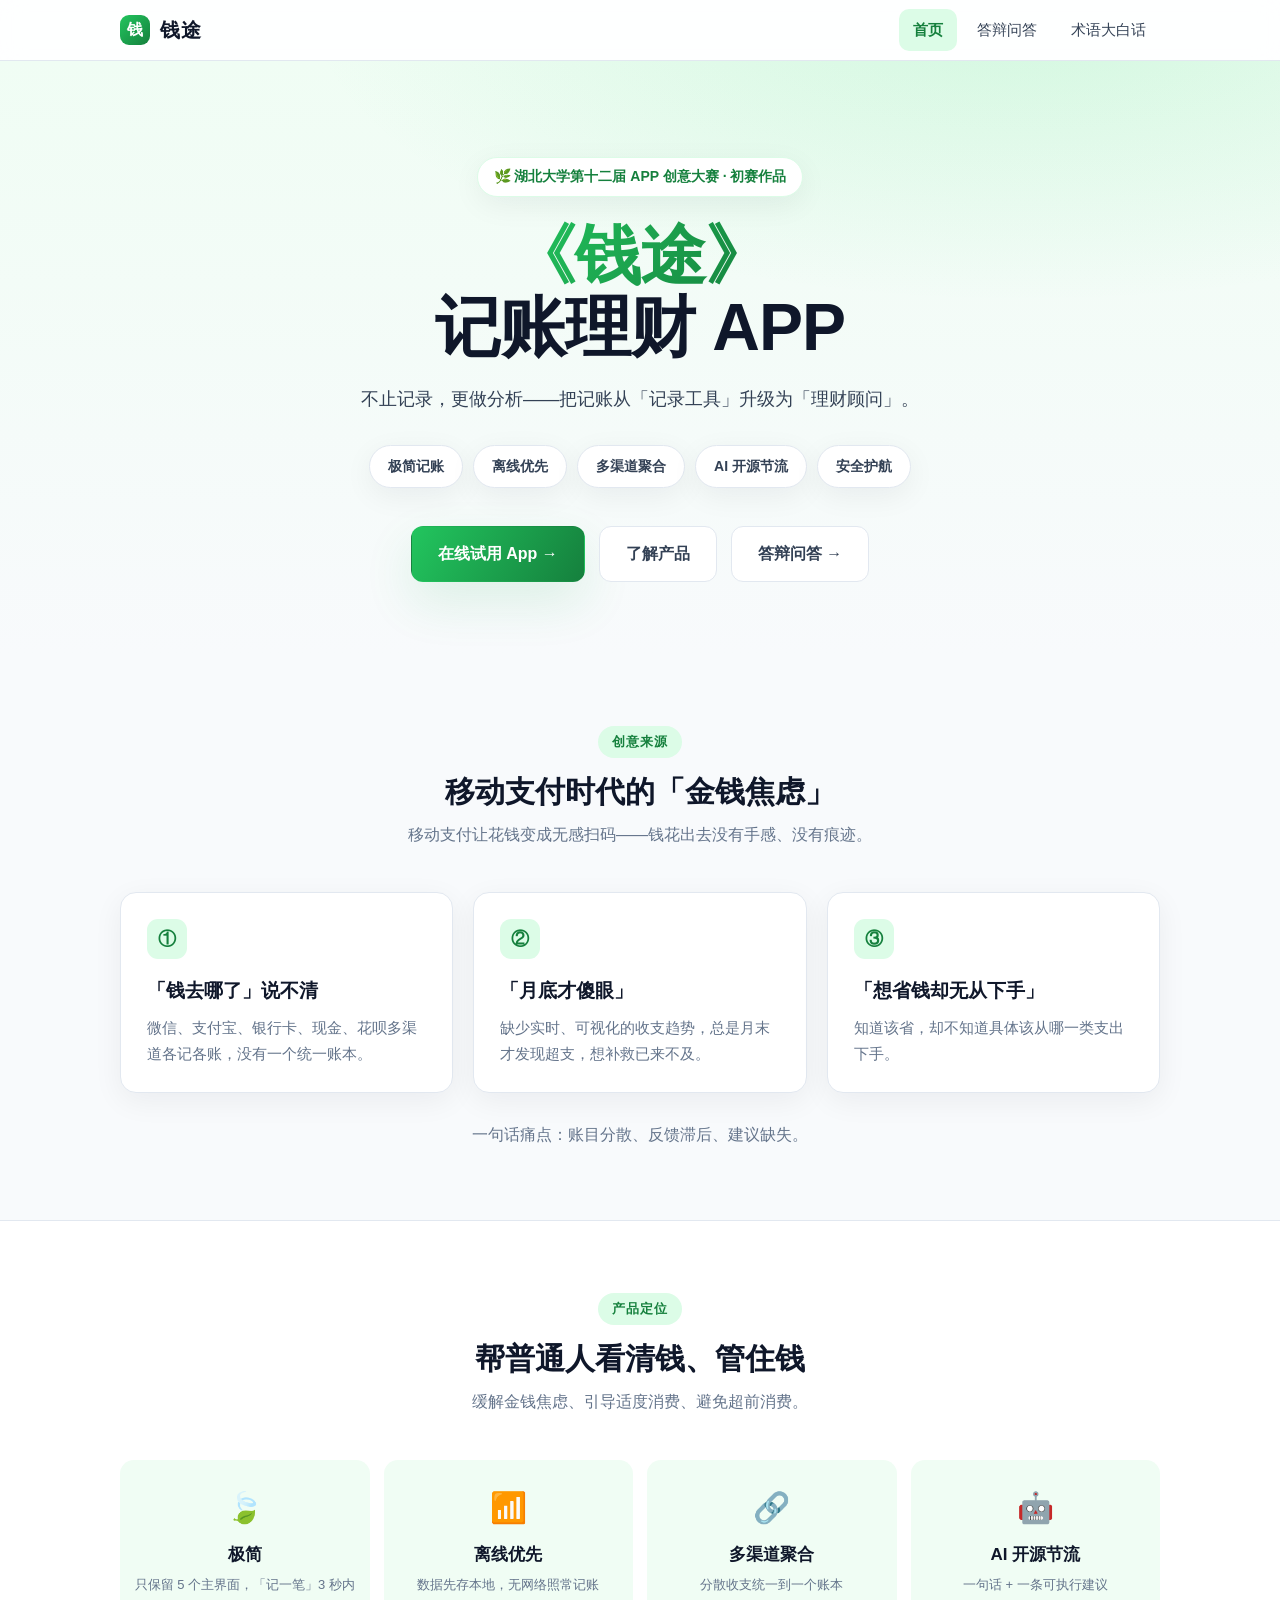
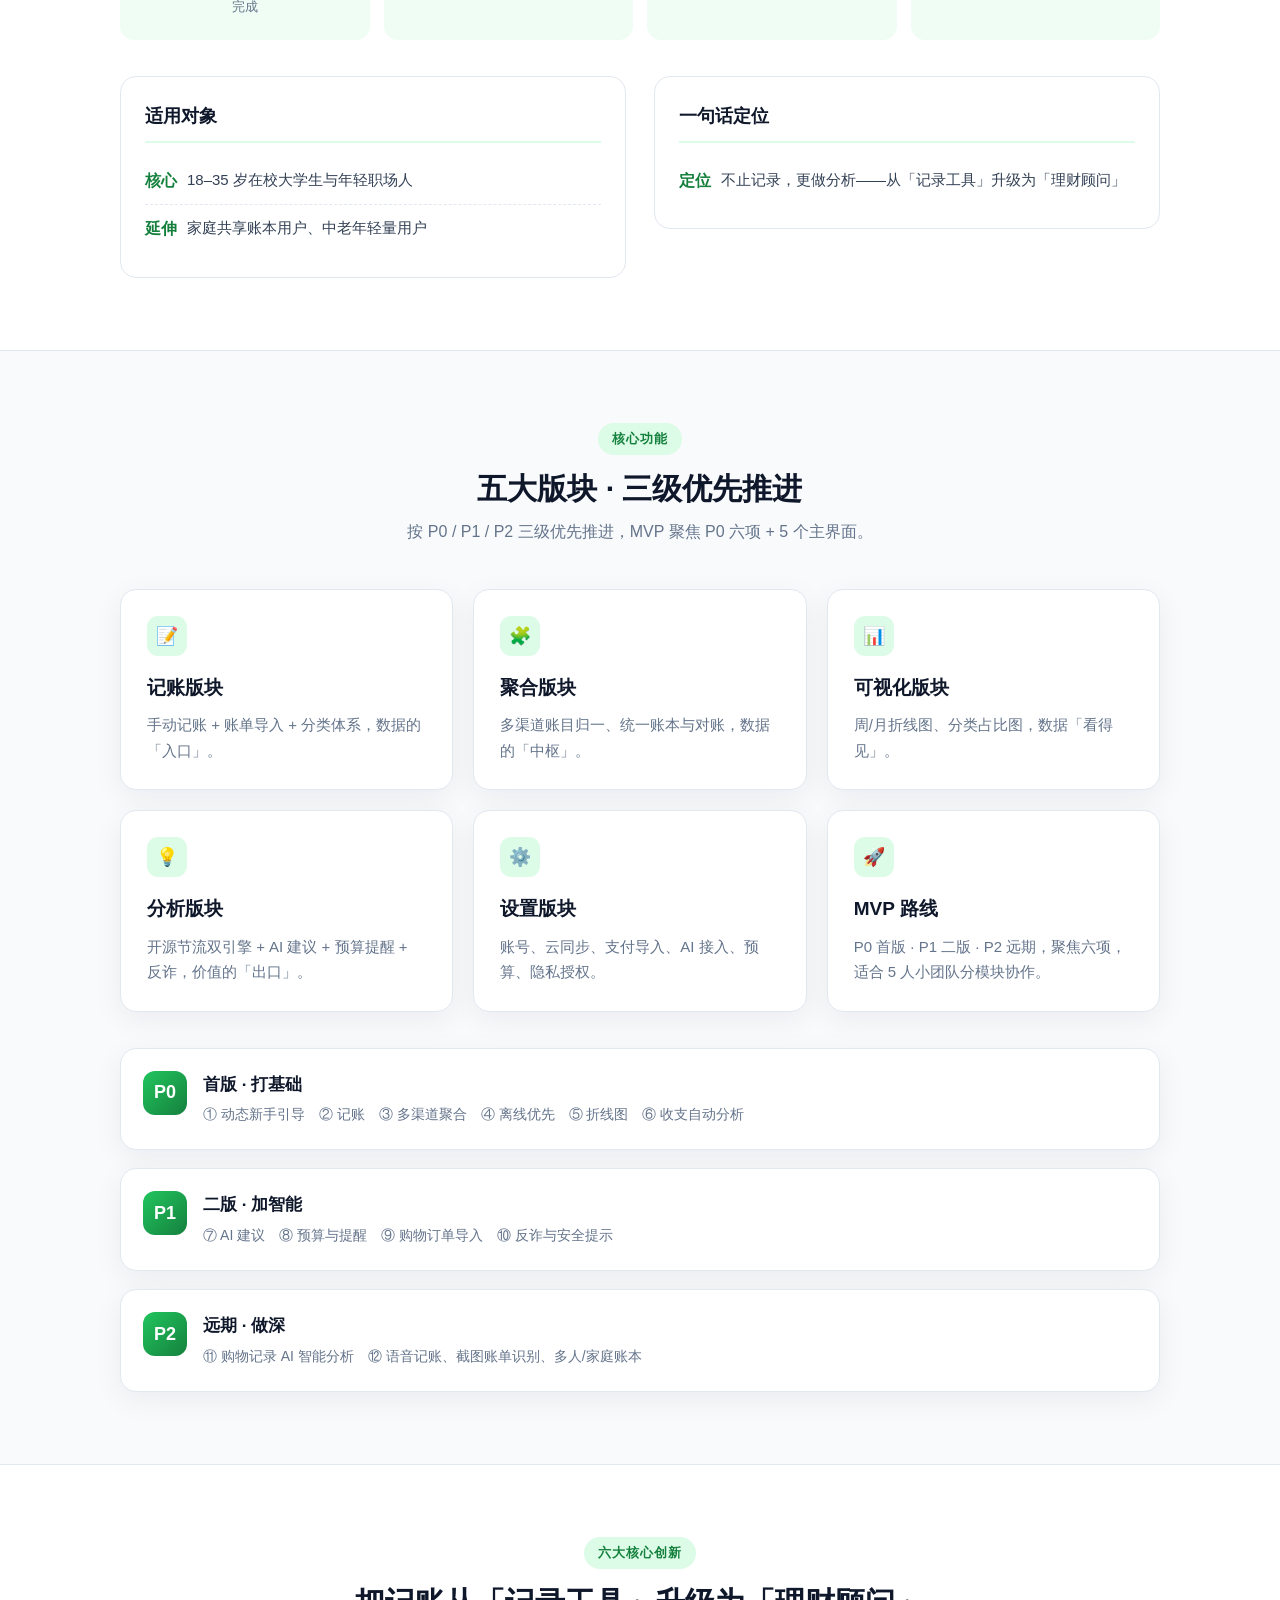
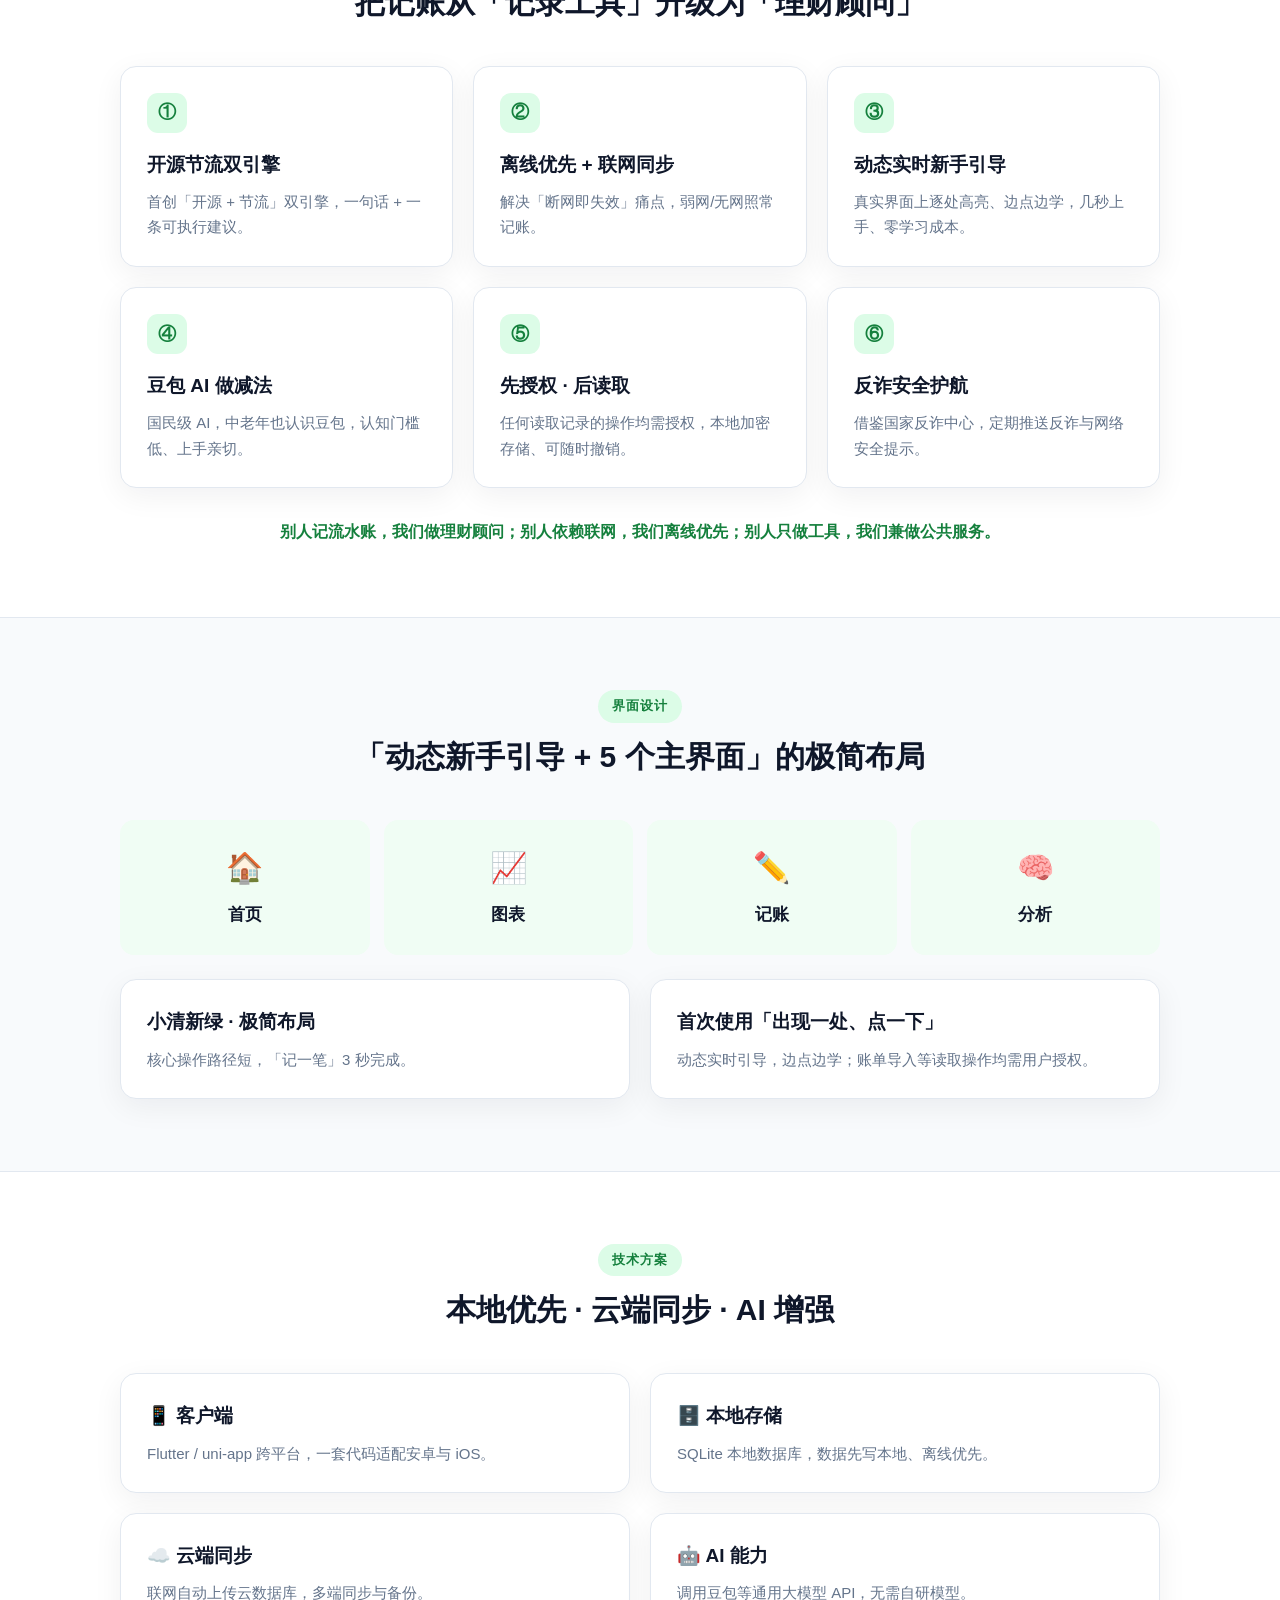
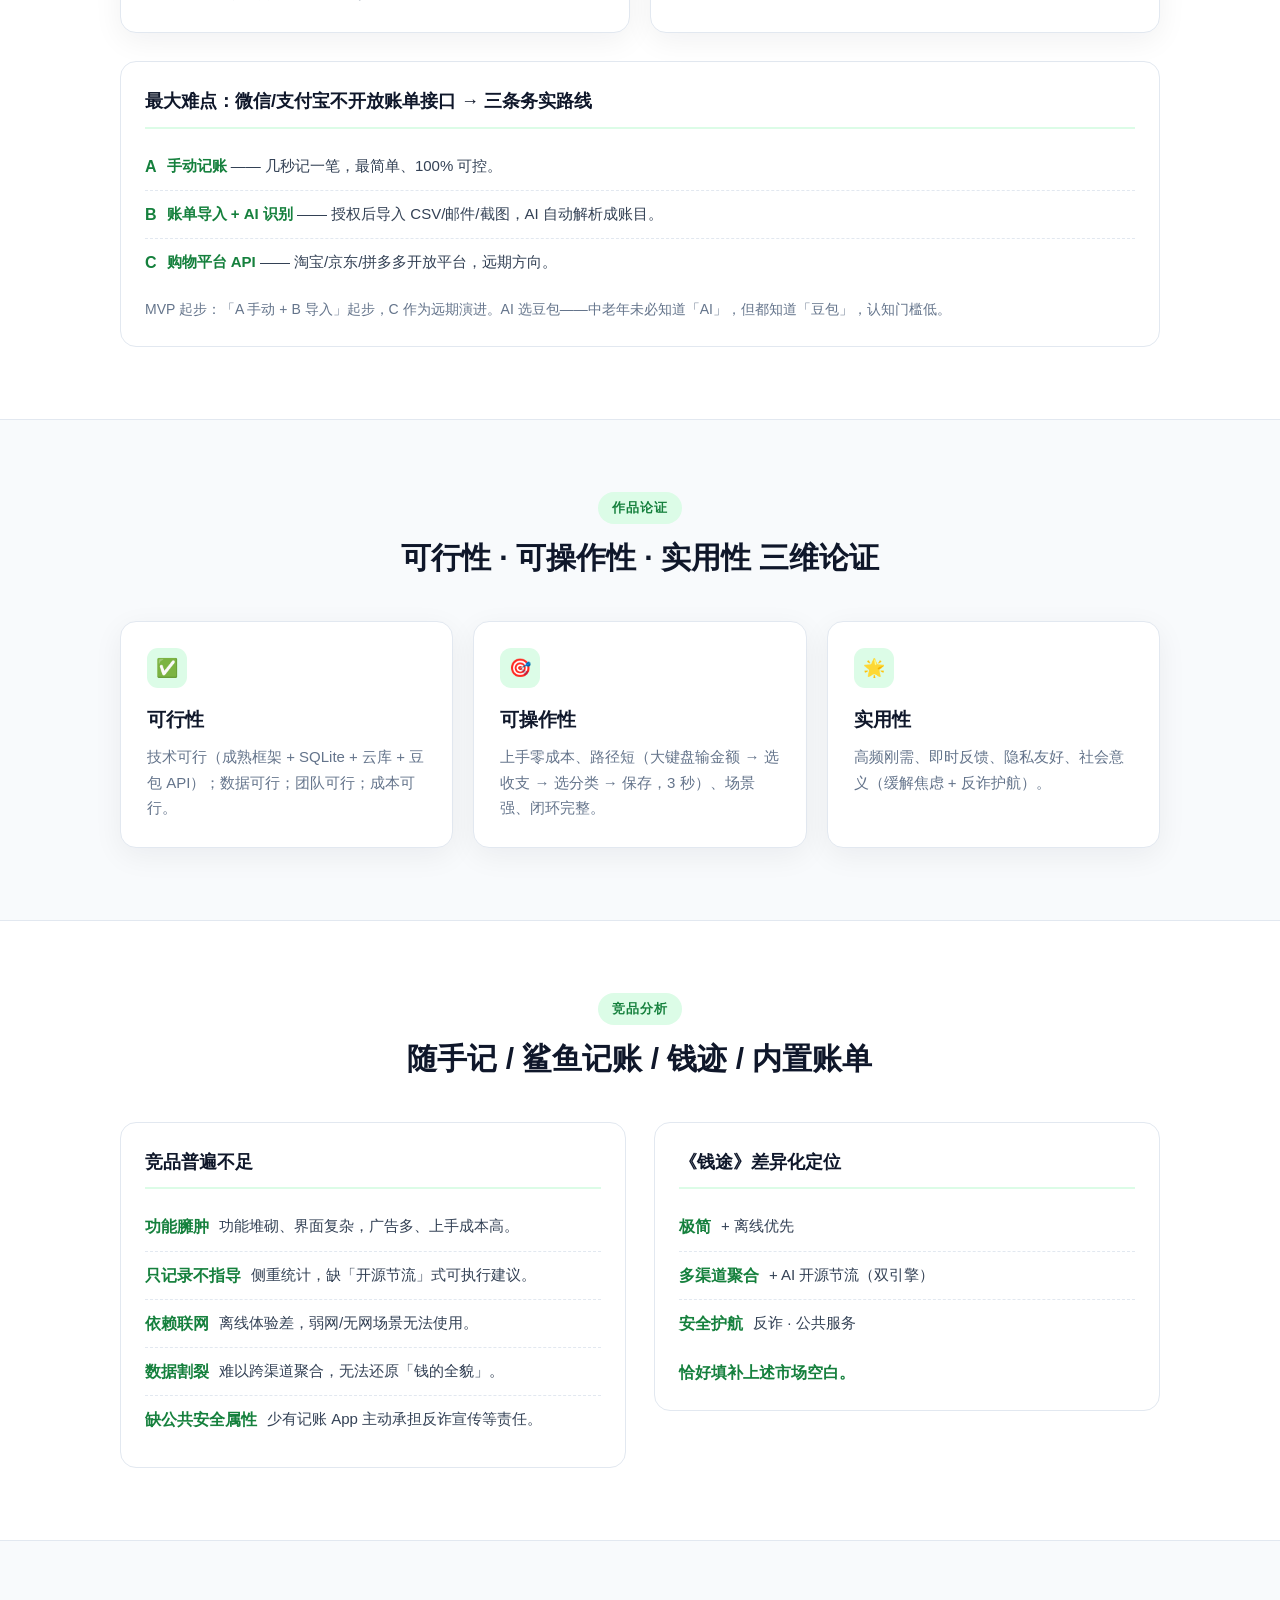
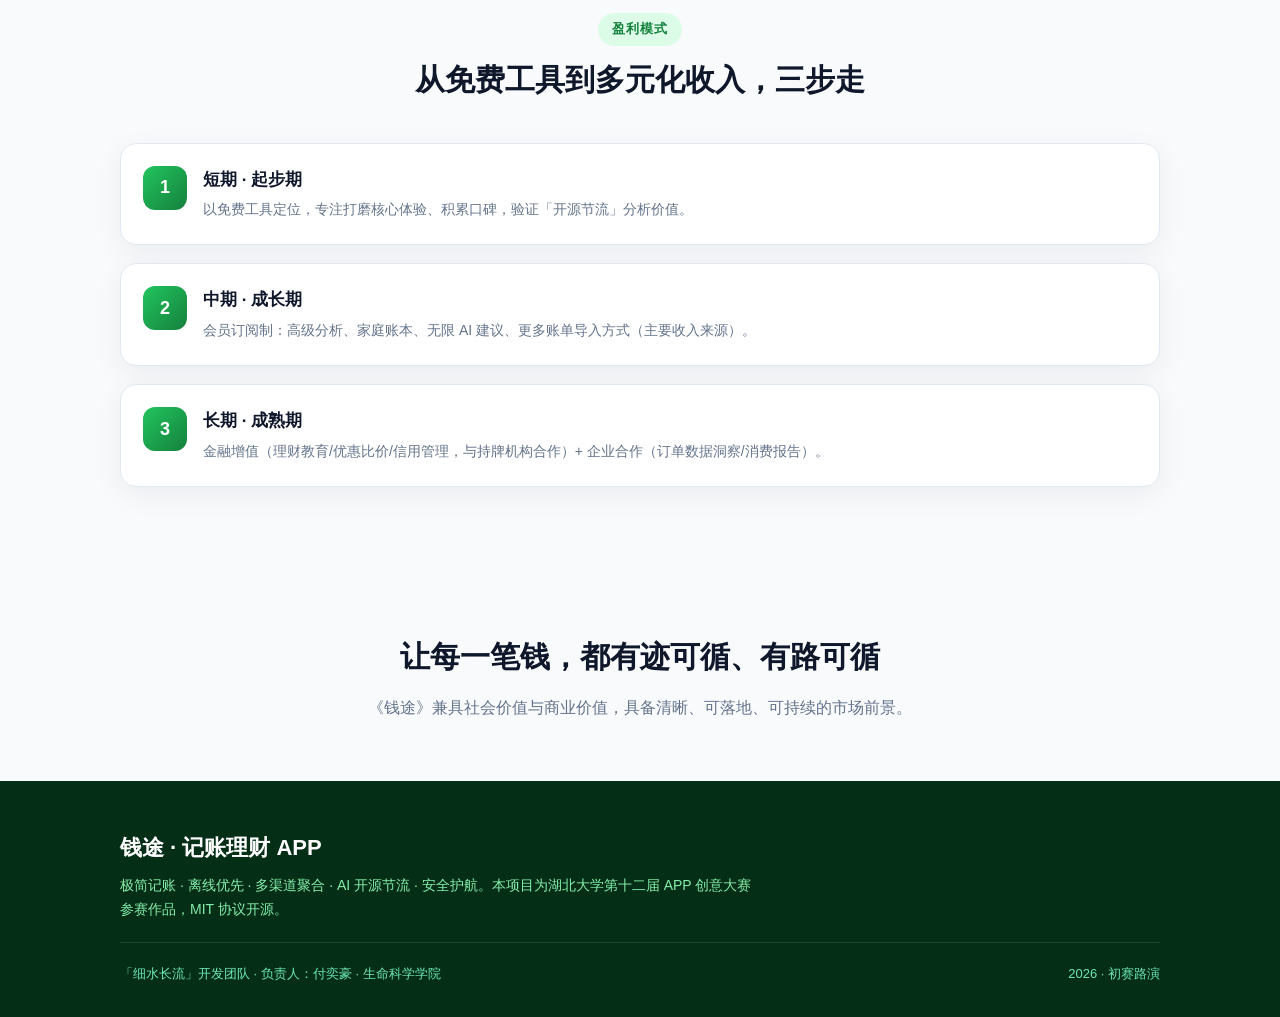
<file: index.html>
<!DOCTYPE html>
<html lang="zh-CN">
<head>
  <meta charset="UTF-8" />
  <meta name="viewport" content="width=device-width, initial-scale=1.0" />
  <title>钱途 · 记账理财 APP | 极简记账 · 离线优先 · AI 开源节流</title>
  <meta name="description" content="《钱途》—— 帮普通人看清钱、管住钱。极简记账、离线优先、多渠道聚合、AI 开源节流、安全护航。湖北大学第十二届 APP 创意大赛「细水长流」团队作品。" />
  <link rel="stylesheet" href="assets/css/style.css" />
</head>
<body>

  <!-- 导航 -->
  <nav class="nav">
    <div class="nav-inner">
      <a class="brand" href="index.html">
        <span class="logo">钱</span>
        <span>钱途</span>
      </a>
      <div class="nav-links" id="navLinks">
        <a href="index.html">首页</a>
        <a href="qa.html">答辩问答</a>
        <a href="glossary.html">术语大白话</a>
      </div>
      <button class="nav-toggle" aria-label="菜单">☰</button>
    </div>
  </nav>

  <!-- Hero -->
  <header class="hero">
    <div class="hero-inner">
      <span class="badge">🌿 湖北大学第十二届 APP 创意大赛 · 初赛作品</span>
      <h1><span class="qiantu">《钱途》</span><br />记账理财 APP</h1>
      <p class="tagline">不止记录，更做分析——把记账从「记录工具」升级为「理财顾问」。</p>
      <div class="pill-row">
        <span class="pill">极简记账</span>
        <span class="pill">离线优先</span>
        <span class="pill">多渠道聚合</span>
        <span class="pill">AI 开源节流</span>
        <span class="pill">安全护航</span>
      </div>
      <div class="cta-row">
        <a class="btn btn-primary" href="app/index.html">在线试用 App →</a>
        <a class="btn btn-ghost" href="#features">了解产品</a>
        <a class="btn btn-ghost" href="qa.html">答辩问答 →</a>
      </div>
    </div>
  </header>

  <!-- 三大痛点 -->
  <section class="section" id="pain">
    <div class="container">
      <div class="section-head reveal">
        <span class="eyebrow">创意来源</span>
        <h2>移动支付时代的「金钱焦虑」</h2>
        <p>移动支付让花钱变成无感扫码——钱花出去没有手感、没有痕迹。</p>
      </div>
      <div class="grid grid-3">
        <div class="card reveal">
          <div class="num">①</div>
          <h3>「钱去哪了」说不清</h3>
          <p>微信、支付宝、银行卡、现金、花呗多渠道各记各账，没有一个统一账本。</p>
        </div>
        <div class="card reveal">
          <div class="num">②</div>
          <h3>「月底才傻眼」</h3>
          <p>缺少实时、可视化的收支趋势，总是月末才发现超支，想补救已来不及。</p>
        </div>
        <div class="card reveal">
          <div class="num">③</div>
          <h3>「想省钱却无从下手」</h3>
          <p>知道该省，却不知道具体该从哪一类支出下手。</p>
        </div>
      </div>
      <p style="text-align:center; margin-top:28px; color:var(--muted);" class="reveal">
        一句话痛点：账目分散、反馈滞后、建议缺失。
      </p>
    </div>
  </section>

  <!-- 产品定位 -->
  <section class="section alt" id="position">
    <div class="container">
      <div class="section-head reveal">
        <span class="eyebrow">产品定位</span>
        <h2>帮普通人看清钱、管住钱</h2>
        <p>缓解金钱焦虑、引导适度消费、避免超前消费。</p>
      </div>
      <div class="highlight-strip">
        <div class="hl reveal">
          <div class="icon">🍃</div>
          <h4>极简</h4>
          <p>只保留 5 个主界面，「记一笔」3 秒内完成</p>
        </div>
        <div class="hl reveal">
          <div class="icon">📶</div>
          <h4>离线优先</h4>
          <p>数据先存本地，无网络照常记账</p>
        </div>
        <div class="hl reveal">
          <div class="icon">🔗</div>
          <h4>多渠道聚合</h4>
          <p>分散收支统一到一个账本</p>
        </div>
        <div class="hl reveal">
          <div class="icon">🤖</div>
          <h4>AI 开源节流</h4>
          <p>一句话 + 一条可执行建议</p>
        </div>
      </div>
      <div class="two-col" style="margin-top:36px;">
        <div class="panel reveal">
          <h3>适用对象</h3>
          <ul>
            <li><b>核心</b><span>18–35 岁在校大学生与年轻职场人</span></li>
            <li><b>延伸</b><span>家庭共享账本用户、中老年轻量用户</span></li>
          </ul>
        </div>
        <div class="panel reveal">
          <h3>一句话定位</h3>
          <ul>
            <li><b>定位</b><span>不止记录，更做分析——从「记录工具」升级为「理财顾问」</span></li>
          </ul>
        </div>
      </div>
    </div>
  </section>

  <!-- 核心功能 -->
  <section class="section" id="modules">
    <div class="container">
      <div class="section-head reveal">
        <span class="eyebrow">核心功能</span>
        <h2>五大版块 · 三级优先推进</h2>
        <p>按 P0 / P1 / P2 三级优先推进，MVP 聚焦 P0 六项 + 5 个主界面。</p>
      </div>
      <div class="grid grid-3">
        <div class="card reveal">
          <div class="num">📝</div>
          <h3>记账版块</h3>
          <p>手动记账 + 账单导入 + 分类体系，数据的「入口」。</p>
        </div>
        <div class="card reveal">
          <div class="num">🧩</div>
          <h3>聚合版块</h3>
          <p>多渠道账目归一、统一账本与对账，数据的「中枢」。</p>
        </div>
        <div class="card reveal">
          <div class="num">📊</div>
          <h3>可视化版块</h3>
          <p>周/月折线图、分类占比图，数据「看得见」。</p>
        </div>
        <div class="card reveal">
          <div class="num">💡</div>
          <h3>分析版块</h3>
          <p>开源节流双引擎 + AI 建议 + 预算提醒 + 反诈，价值的「出口」。</p>
        </div>
        <div class="card reveal">
          <div class="num">⚙️</div>
          <h3>设置版块</h3>
          <p>账号、云同步、支付导入、AI 接入、预算、隐私授权。</p>
        </div>
        <div class="card reveal">
          <div class="num">🚀</div>
          <h3>MVP 路线</h3>
          <p>P0 首版 · P1 二版 · P2 远期，聚焦六项，适合 5 人小团队分模块协作。</p>
        </div>
      </div>

      <div class="steps" style="margin-top:36px;">
        <div class="step reveal">
          <div class="step-num">P0</div>
          <div>
            <h4>首版 · 打基础</h4>
            <p>① 动态新手引导　② 记账　③ 多渠道聚合　④ 离线优先　⑤ 折线图　⑥ 收支自动分析</p>
          </div>
        </div>
        <div class="step reveal">
          <div class="step-num">P1</div>
          <div>
            <h4>二版 · 加智能</h4>
            <p>⑦ AI 建议　⑧ 预算与提醒　⑨ 购物订单导入　⑩ 反诈与安全提示</p>
          </div>
        </div>
        <div class="step reveal">
          <div class="step-num">P2</div>
          <div>
            <h4>远期 · 做深</h4>
            <p>⑪ 购物记录 AI 智能分析　⑫ 语音记账、截图账单识别、多人/家庭账本</p>
          </div>
        </div>
      </div>
    </div>
  </section>

  <!-- 六大创新 -->
  <section class="section alt" id="features">
    <div class="container">
      <div class="section-head reveal">
        <span class="eyebrow">六大核心创新</span>
        <h2>把记账从「记录工具」升级为「理财顾问」</h2>
      </div>
      <div class="grid grid-3">
        <div class="card reveal"><div class="num">①</div><h3>开源节流双引擎</h3><p>首创「开源 + 节流」双引擎，一句话 + 一条可执行建议。</p></div>
        <div class="card reveal"><div class="num">②</div><h3>离线优先 + 联网同步</h3><p>解决「断网即失效」痛点，弱网/无网照常记账。</p></div>
        <div class="card reveal"><div class="num">③</div><h3>动态实时新手引导</h3><p>真实界面上逐处高亮、边点边学，几秒上手、零学习成本。</p></div>
        <div class="card reveal"><div class="num">④</div><h3>豆包 AI 做减法</h3><p>国民级 AI，中老年也认识豆包，认知门槛低、上手亲切。</p></div>
        <div class="card reveal"><div class="num">⑤</div><h3>先授权 · 后读取</h3><p>任何读取记录的操作均需授权，本地加密存储、可随时撤销。</p></div>
        <div class="card reveal"><div class="num">⑥</div><h3>反诈安全护航</h3><p>借鉴国家反诈中心，定期推送反诈与网络安全提示。</p></div>
      </div>
      <p style="text-align:center; margin-top:30px; font-weight:600; color:var(--green-600);" class="reveal">
        别人记流水账，我们做理财顾问；别人依赖联网，我们离线优先；别人只做工具，我们兼做公共服务。
      </p>
    </div>
  </section>

  <!-- 界面设计 -->
  <section class="section" id="ui">
    <div class="container">
      <div class="section-head reveal">
        <span class="eyebrow">界面设计</span>
        <h2>「动态新手引导 + 5 个主界面」的极简布局</h2>
      </div>
      <div class="highlight-strip">
        <div class="hl reveal"><div class="icon">🏠</div><h4>首页</h4></div>
        <div class="hl reveal"><div class="icon">📈</div><h4>图表</h4></div>
        <div class="hl reveal"><div class="icon">✏️</div><h4>记账</h4></div>
        <div class="hl reveal"><div class="icon">🧠</div><h4>分析</h4></div>
      </div>
      <div class="grid grid-2" style="margin-top:24px;">
        <div class="card reveal"><h3>小清新绿 · 极简布局</h3><p>核心操作路径短，「记一笔」3 秒完成。</p></div>
        <div class="card reveal"><h3>首次使用「出现一处、点一下」</h3><p>动态实时引导，边点边学；账单导入等读取操作均需用户授权。</p></div>
      </div>
    </div>
  </section>

  <!-- 技术方案 -->
  <section class="section alt" id="tech">
    <div class="container">
      <div class="section-head reveal">
        <span class="eyebrow">技术方案</span>
        <h2>本地优先 · 云端同步 · AI 增强</h2>
      </div>
      <div class="grid grid-2">
        <div class="card reveal"><h3>📱 客户端</h3><p>Flutter / uni-app 跨平台，一套代码适配安卓与 iOS。</p></div>
        <div class="card reveal"><h3>🗄️ 本地存储</h3><p>SQLite 本地数据库，数据先写本地、离线优先。</p></div>
        <div class="card reveal"><h3>☁️ 云端同步</h3><p>联网自动上传云数据库，多端同步与备份。</p></div>
        <div class="card reveal"><h3>🤖 AI 能力</h3><p>调用豆包等通用大模型 API，无需自研模型。</p></div>
      </div>

      <div class="panel" style="margin-top:28px;">
        <h3>最大难点：微信/支付宝不开放账单接口 → 三条务实路线</h3>
        <ul>
          <li><b>A</b><span><b>手动记账</b> —— 几秒记一笔，最简单、100% 可控。</span></li>
          <li><b>B</b><span><b>账单导入 + AI 识别</b> —— 授权后导入 CSV/邮件/截图，AI 自动解析成账目。</span></li>
          <li><b>C</b><span><b>购物平台 API</b> —— 淘宝/京东/拼多多开放平台，远期方向。</span></li>
        </ul>
        <p style="margin-top:12px; color:var(--muted); font-size:14px;">
          MVP 起步：「A 手动 + B 导入」起步，C 作为远期演进。AI 选豆包——中老年未必知道「AI」，但都知道「豆包」，认知门槛低。
        </p>
      </div>
    </div>
  </section>

  <!-- 作品论证 -->
  <section class="section" id="proof">
    <div class="container">
      <div class="section-head reveal">
        <span class="eyebrow">作品论证</span>
        <h2>可行性 · 可操作性 · 实用性 三维论证</h2>
      </div>
      <div class="grid grid-3">
        <div class="card reveal">
          <div class="num">✅</div>
          <h3>可行性</h3>
          <p>技术可行（成熟框架 + SQLite + 云库 + 豆包 API）；数据可行；团队可行；成本可行。</p>
        </div>
        <div class="card reveal">
          <div class="num">🎯</div>
          <h3>可操作性</h3>
          <p>上手零成本、路径短（大键盘输金额 → 选收支 → 选分类 → 保存，3 秒）、场景强、闭环完整。</p>
        </div>
        <div class="card reveal">
          <div class="num">🌟</div>
          <h3>实用性</h3>
          <p>高频刚需、即时反馈、隐私友好、社会意义（缓解焦虑 + 反诈护航）。</p>
        </div>
      </div>
    </div>
  </section>

  <!-- 竞品分析 -->
  <section class="section alt" id="competitor">
    <div class="container">
      <div class="section-head reveal">
        <span class="eyebrow">竞品分析</span>
        <h2>随手记 / 鲨鱼记账 / 钱迹 / 内置账单</h2>
      </div>
      <div class="two-col">
        <div class="panel reveal">
          <h3>竞品普遍不足</h3>
          <ul>
            <li><b>功能臃肿</b><span>功能堆砌、界面复杂，广告多、上手成本高。</span></li>
            <li><b>只记录不指导</b><span>侧重统计，缺「开源节流」式可执行建议。</span></li>
            <li><b>依赖联网</b><span>离线体验差，弱网/无网场景无法使用。</span></li>
            <li><b>数据割裂</b><span>难以跨渠道聚合，无法还原「钱的全貌」。</span></li>
            <li><b>缺公共安全属性</b><span>少有记账 App 主动承担反诈宣传等责任。</span></li>
          </ul>
        </div>
        <div class="panel reveal">
          <h3>《钱途》差异化定位</h3>
          <ul>
            <li><b>极简</b><span>+ 离线优先</span></li>
            <li><b>多渠道聚合</b><span>+ AI 开源节流（双引擎）</span></li>
            <li><b>安全护航</b><span>反诈 · 公共服务</span></li>
          </ul>
          <p style="margin-top:12px; color:var(--green-600); font-weight:600;">恰好填补上述市场空白。</p>
        </div>
      </div>
    </div>
  </section>

  <!-- 盈利模式 -->
  <section class="section" id="business">
    <div class="container">
      <div class="section-head reveal">
        <span class="eyebrow">盈利模式</span>
        <h2>从免费工具到多元化收入，三步走</h2>
      </div>
      <div class="steps">
        <div class="step reveal">
          <div class="step-num">1</div>
          <div><h4>短期 · 起步期</h4><p>以免费工具定位，专注打磨核心体验、积累口碑，验证「开源节流」分析价值。</p></div>
        </div>
        <div class="step reveal">
          <div class="step-num">2</div>
          <div><h4>中期 · 成长期</h4><p>会员订阅制：高级分析、家庭账本、无限 AI 建议、更多账单导入方式（主要收入来源）。</p></div>
        </div>
        <div class="step reveal">
          <div class="step-num">3</div>
          <div><h4>长期 · 成熟期</h4><p>金融增值（理财教育/优惠比价/信用管理，与持牌机构合作）+ 企业合作（订单数据洞察/消费报告）。</p></div>
        </div>
      </div>
    </div>
  </section>

  <!-- 结语 -->
  <section class="section" style="padding-bottom:20px;">
    <div class="container" style="text-align:center;">
      <h2 class="reveal" style="font-size:30px; margin-bottom:12px;">让每一笔钱，都有迹可循、有路可循</h2>
      <p class="reveal" style="color:var(--muted);">《钱途》兼具社会价值与商业价值，具备清晰、可落地、可持续的市场前景。</p>
    </div>
  </section>

  <footer>
    <div class="footer-inner">
      <div class="f-brand">钱途 · 记账理财 APP</div>
      <p>极简记账 · 离线优先 · 多渠道聚合 · AI 开源节流 · 安全护航。本项目为湖北大学第十二届 APP 创意大赛参赛作品，MIT 协议开源。</p>
      <div class="f-meta">
        <span>「细水长流」开发团队 · 负责人：付奕豪 · 生命科学学院</span>
        <span>2026 · 初赛路演</span>
      </div>
    </div>
  </footer>

  <button class="to-top" aria-label="回到顶部">↑</button>
  <script src="assets/js/main.js"></script>
</body>
</html>
</file>
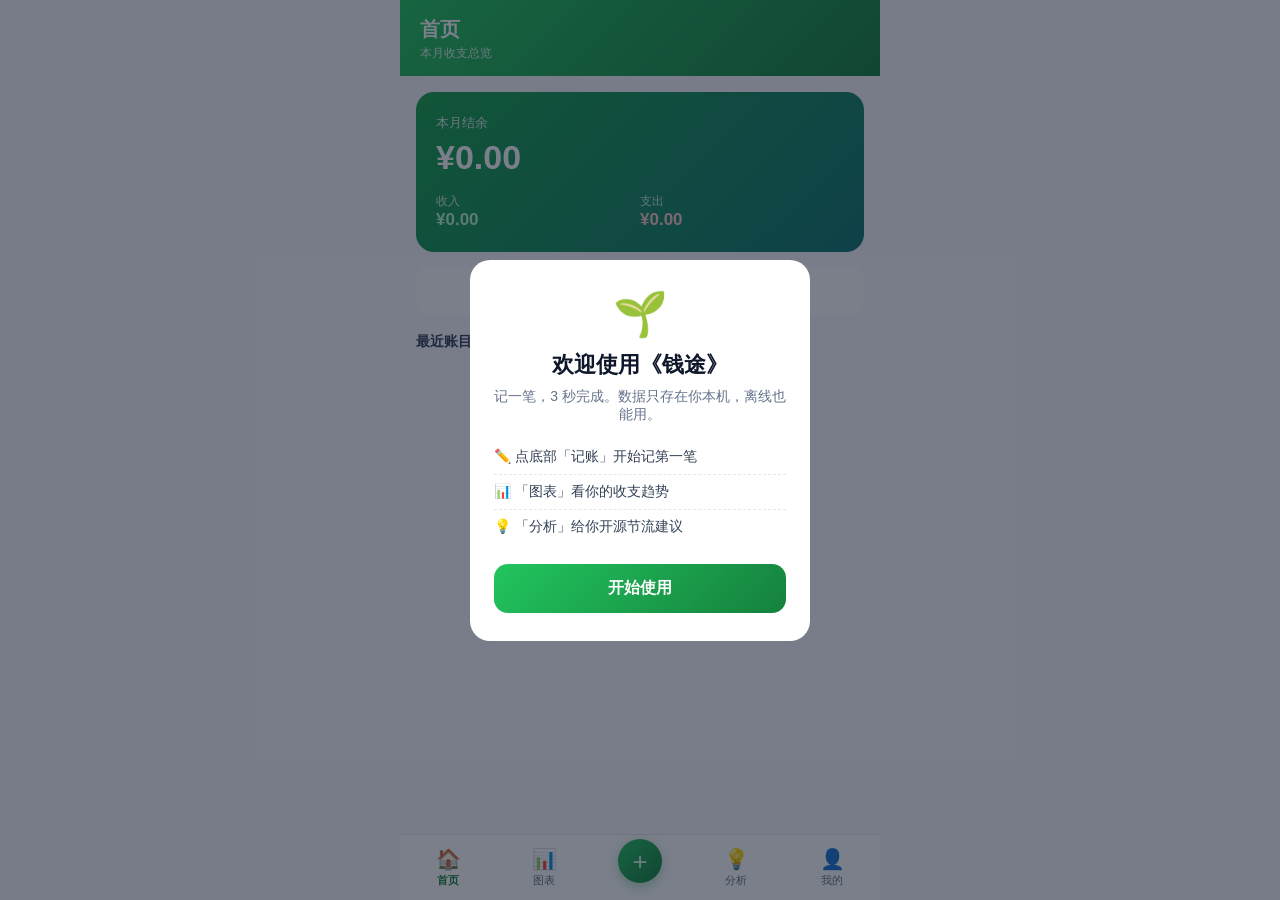
<file: app/index.html>
<!DOCTYPE html>
<html lang="zh-CN">
<head>
  <meta charset="UTF-8" />
  <meta name="viewport" content="width=device-width, initial-scale=1.0, maximum-scale=1.0, user-scalable=no" />
  <title>钱途 · 记账理财</title>
  <link rel="stylesheet" href="app.css" />
</head>
<body>

  <!-- 动态新手引导遮罩 -->
  <div id="onboarding" class="onboarding hidden">
    <div class="ob-card">
      <div class="ob-icon">🌱</div>
      <h2>欢迎使用《钱途》</h2>
      <p>记一笔，3 秒完成。数据只存在你本机，离线也能用。</p>
      <ul class="ob-list">
        <li>✏️ 点底部「记账」开始记第一笔</li>
        <li>📊 「图表」看你的收支趋势</li>
        <li>💡 「分析」给你开源节流建议</li>
      </ul>
      <button class="btn-primary" id="obStart">开始使用</button>
    </div>
  </div>

  <!-- 顶部标题 -->
  <header class="app-header">
    <div class="app-title" id="appTitle">首页</div>
    <div class="app-sub" id="appSub"></div>
  </header>

  <!-- 主内容区 -->
  <main class="app-main">

    <!-- 首页 -->
    <section class="tab-view active" id="view-home">
      <div class="balance-card">
        <div class="balance-label">本月结余</div>
        <div class="balance-amount" id="homeBalance">¥0.00</div>
        <div class="balance-row">
          <div class="balance-item"><span>收入</span><b class="up" id="homeIncome">¥0</b></div>
          <div class="balance-item"><span>支出</span><b class="down" id="homeExpense">¥0</b></div>
        </div>
      </div>
      <div class="quick-add" id="quickAddBtn">
        <span>＋ 记一笔</span>
      </div>
      <div class="list-head">最近账目</div>
      <div class="tx-list" id="homeList"></div>
      <div class="empty-tip" id="homeEmpty">还没有账目，点上面「记一笔」开始</div>
    </section>

    <!-- 图表 -->
    <section class="tab-view" id="view-chart">
      <div class="chart-tabs">
        <button class="chart-tab active" data-chart="trend">趋势</button>
        <button class="chart-tab" data-chart="pie">分类占比</button>
      </div>
      <div class="chart-box" id="chartTrendBox">
        <div class="chart-title">近 14 天收支趋势</div>
        <div id="trendChart"></div>
      </div>
      <div class="chart-box hidden" id="chartPieBox">
        <div class="chart-title">本月支出分类占比</div>
        <div id="pieChart"></div>
        <div id="pieLegend"></div>
      </div>
    </section>

    <!-- 记账 -->
    <section class="tab-view" id="view-add">
      <div class="type-switch">
        <button class="type-btn active" data-type="expense">支出</button>
        <button class="type-btn" data-type="income">收入</button>
      </div>
      <div class="amount-display"><span>¥</span><span id="amountText">0</span></div>
      <div class="keypad">
        <button class="key">1</button><button class="key">2</button><button class="key">3</button>
        <button class="key">4</button><button class="key">5</button><button class="key">6</button>
        <button class="key">7</button><button class="key">8</button><button class="key">9</button>
        <button class="key key-dot">.</button><button class="key">0</button><button class="key key-del">⌫</button>
      </div>
      <div class="cat-label">分类</div>
      <div class="cat-grid" id="catGrid"></div>
      <div class="note-row">
        <input type="text" id="noteInput" placeholder="备注（可选）" maxlength="30" />
      </div>
      <button class="btn-primary save-btn" id="saveTx">保存</button>
    </section>

    <!-- 分析 -->
    <section class="tab-view" id="view-analysis">
      <div class="analysis-hero">
        <div class="ah-title">本月诊断</div>
        <div class="ah-sentence" id="ahSentence">先记几笔，我来给你建议</div>
      </div>
      <div class="advice-list" id="adviceList"></div>
      <div class="card anti-fraud">
        <div class="af-title">🛡️ 反诈提醒</div>
        <div class="af-text" id="antiFraudText"></div>
      </div>
    </section>

    <!-- 我的 -->
    <section class="tab-view" id="view-me">
      <div class="me-card">
        <div class="me-avatar">钱</div>
        <div class="me-info">
          <div class="me-name">钱途 · 离线记账</div>
          <div class="me-desc">数据仅存本机浏览器，不上传</div>
        </div>
      </div>
      <div class="me-list">
        <div class="me-item" id="budgetItem">
          <span>月度预算</span><b id="budgetVal">未设置</b>
        </div>
        <div class="me-item" id="exportItem">
          <span>导出数据 (JSON)</span><b>›</b>
        </div>
        <div class="me-item danger" id="clearItem">
          <span>清空所有账目</span><b>›</b>
        </div>
      </div>
      <div class="me-footer">《钱途》MVP 网页版 · 湖北大学 APP 创意大赛</div>
    </section>

  </main>

  <!-- 底部导航 -->
  <nav class="tabbar">
    <button class="tab active" data-tab="home"><span>🏠</span>首页</button>
    <button class="tab" data-tab="chart"><span>📊</span>图表</button>
    <button class="tab add-tab" data-tab="add"><span>＋</span></button>
    <button class="tab" data-tab="analysis"><span>💡</span>分析</button>
    <button class="tab" data-tab="me"><span>👤</span>我的</button>
  </nav>

  <!-- 预算弹窗 -->
  <div id="budgetModal" class="modal hidden">
    <div class="modal-card">
      <div class="modal-title">设置月度预算</div>
      <input type="number" id="budgetInput" placeholder="输入金额（元）" />
      <div class="modal-btns">
        <button class="btn-ghost" id="budgetCancel">取消</button>
        <button class="btn-primary" id="budgetSave">确定</button>
      </div>
    </div>
  </div>

  <script src="app.js"></script>
</body>
</html>
</file>
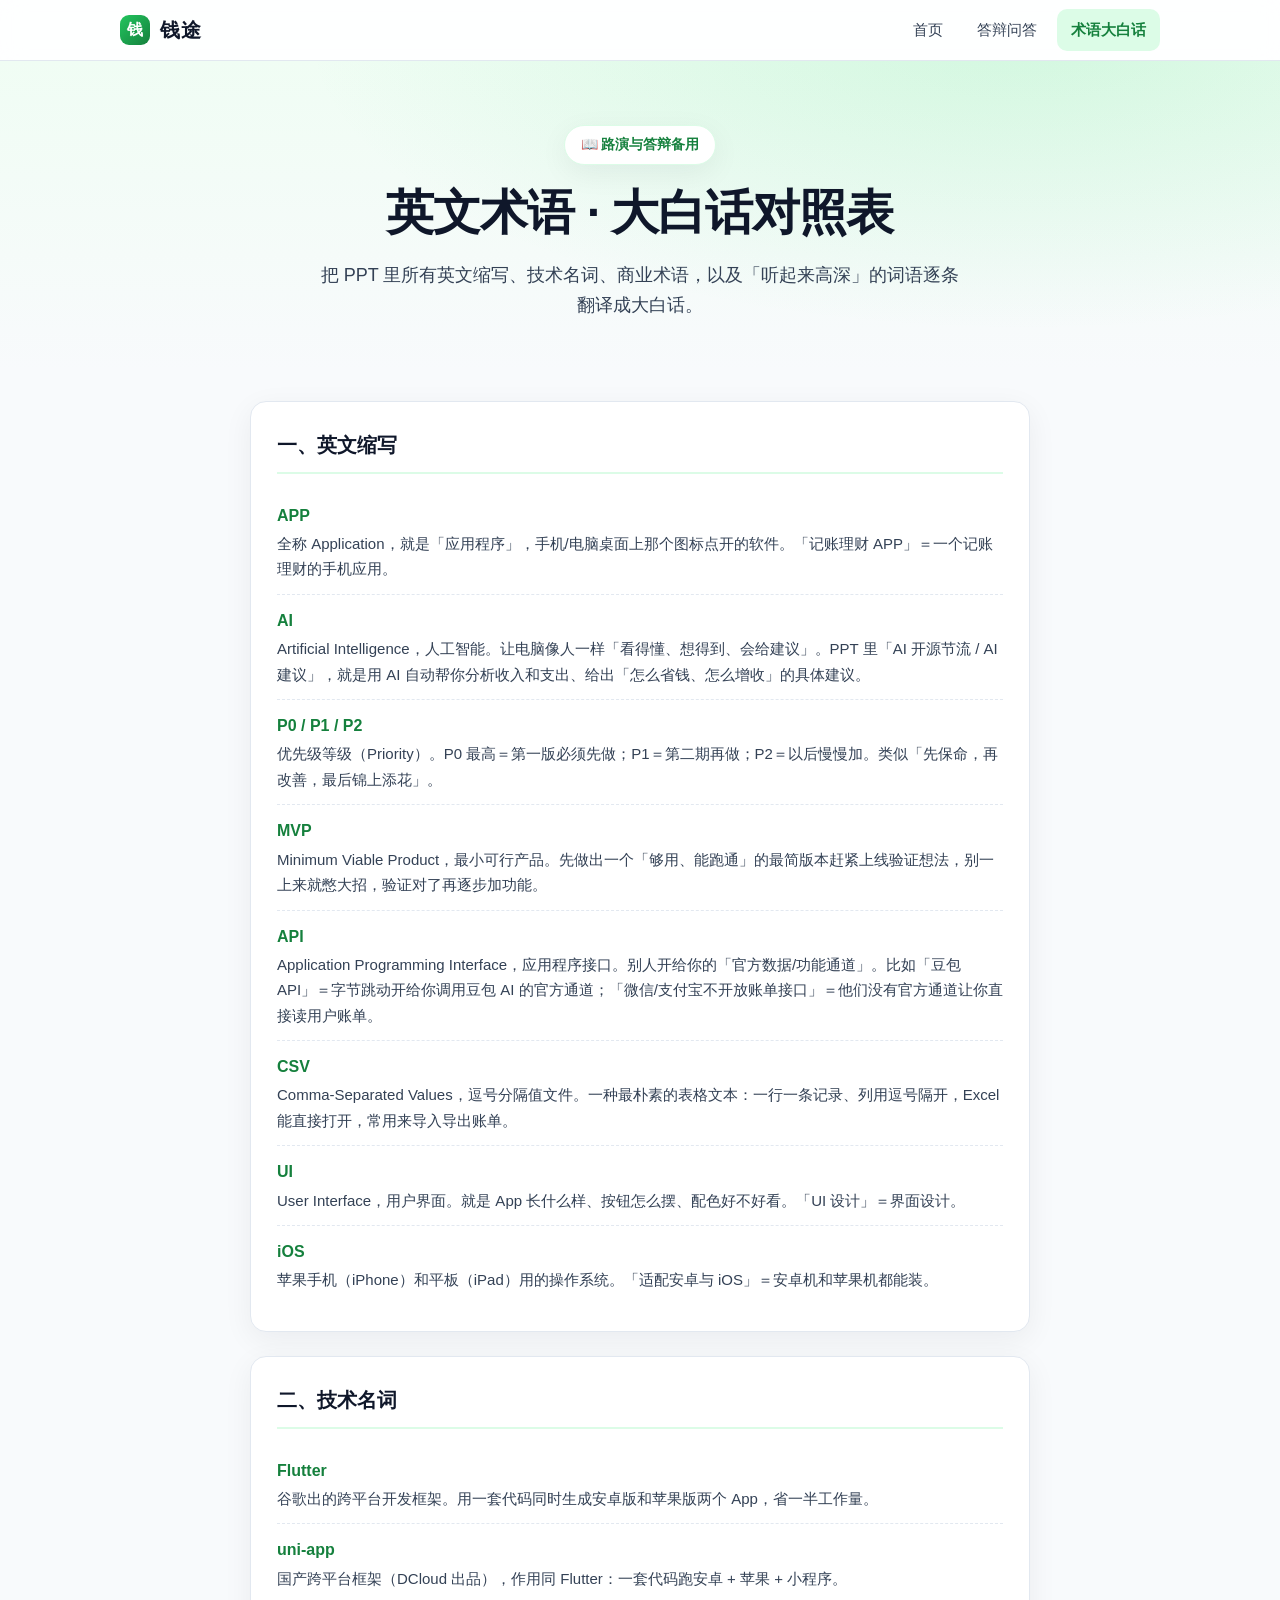
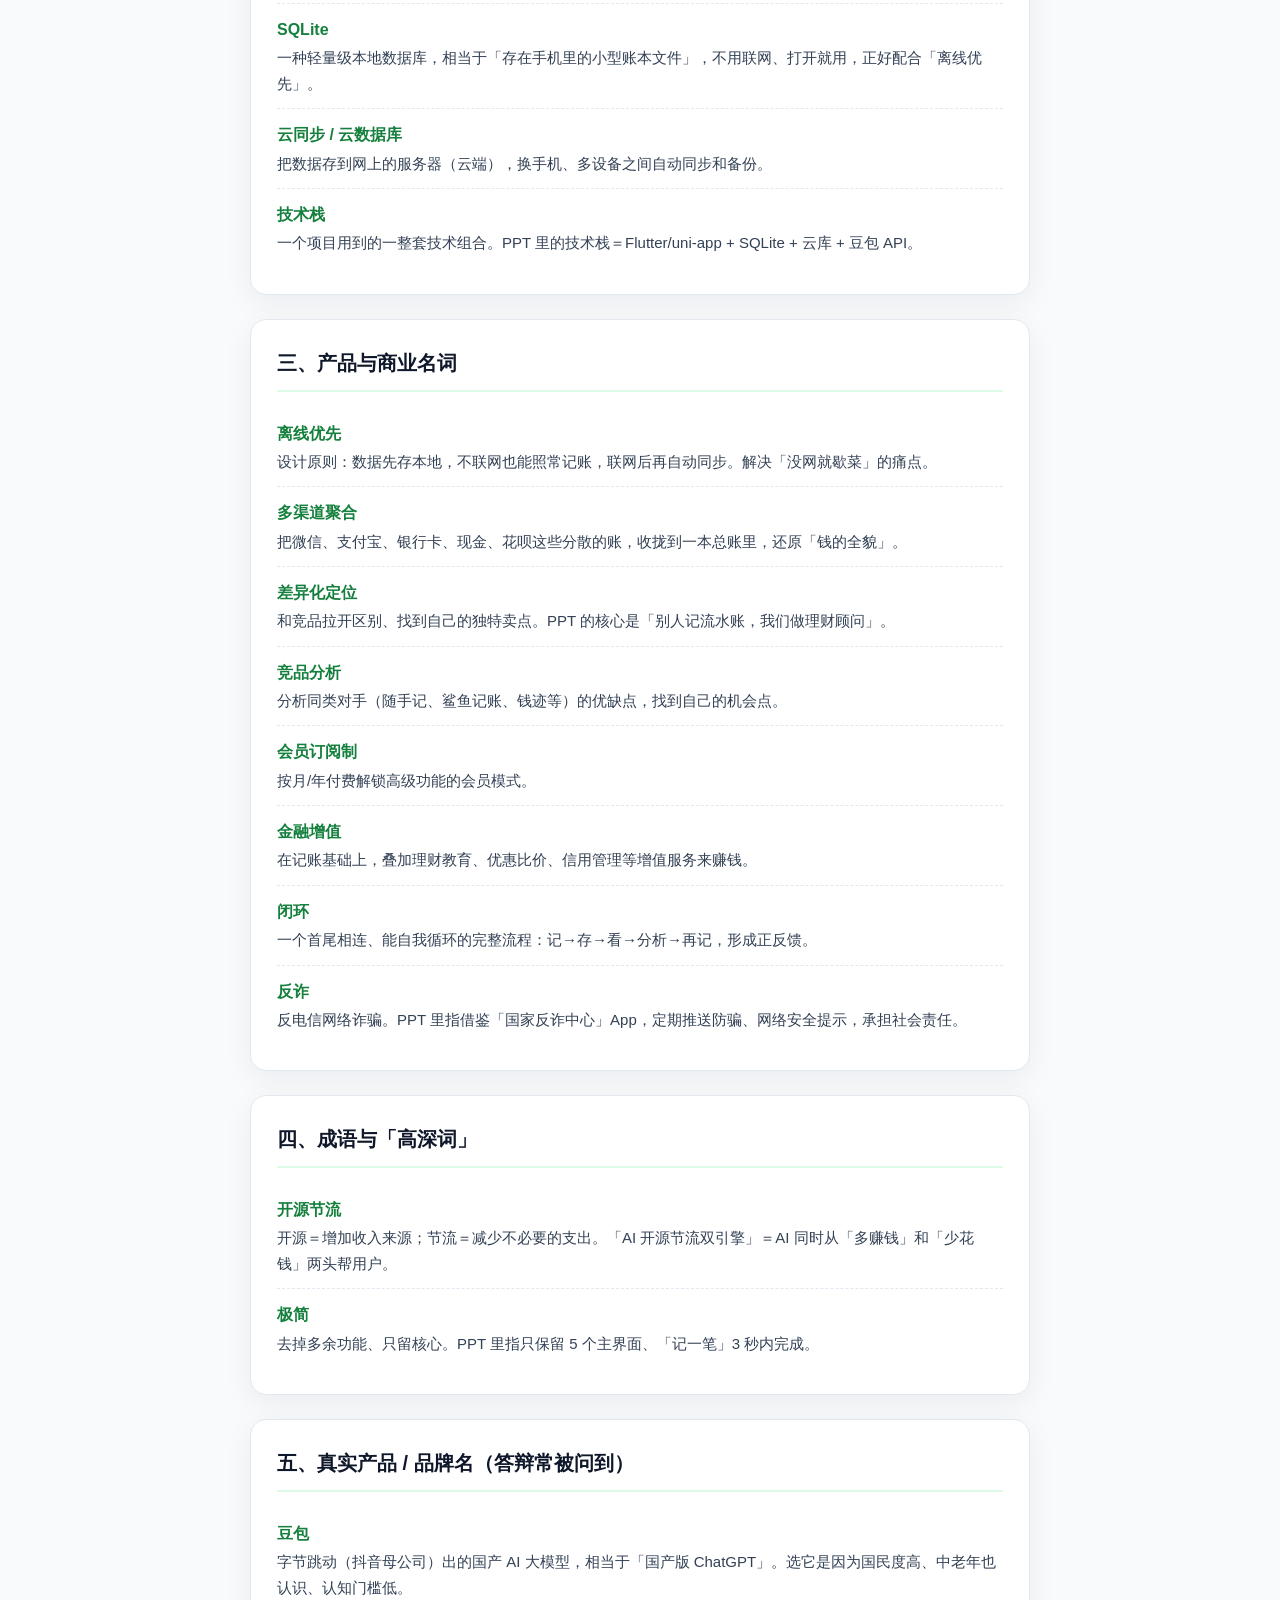
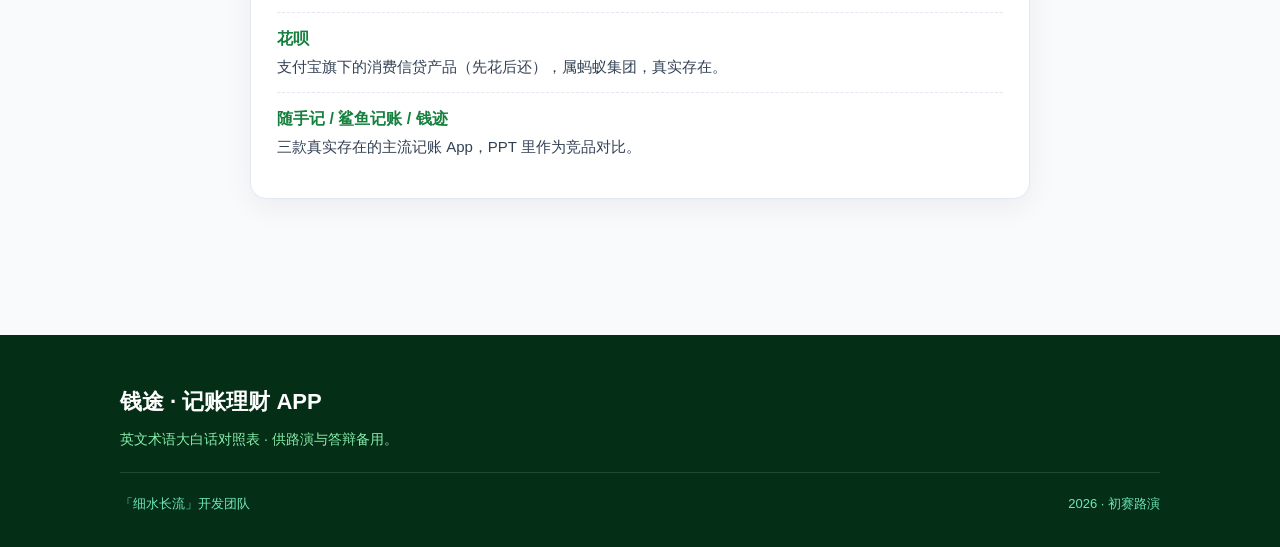
<file: glossary.html>
<!DOCTYPE html>
<html lang="zh-CN">
<head>
  <meta charset="UTF-8" />
  <meta name="viewport" content="width=device-width, initial-scale=1.0" />
  <title>英文术语大白话 · 钱途记账理财 APP</title>
  <meta name="description" content="《钱途》PPT 英文术语与高深词汇的大白话对照表：APP、AI、MVP、API、Flutter、SQLite 等逐条翻译成大白话。" />
  <link rel="stylesheet" href="assets/css/style.css" />
</head>
<body>

  <nav class="nav">
    <div class="nav-inner">
      <a class="brand" href="index.html"><span class="logo">钱</span><span>钱途</span></a>
      <div class="nav-links" id="navLinks">
        <a href="index.html">首页</a>
        <a href="qa.html">答辩问答</a>
        <a href="glossary.html">术语大白话</a>
      </div>
      <button class="nav-toggle" aria-label="菜单">☰</button>
    </div>
  </nav>

  <header class="hero" style="padding:64px 0 48px;">
    <div class="hero-inner">
      <span class="badge">📖 路演与答辩备用</span>
      <h1 style="font-size:clamp(32px,6vw,48px);">英文术语 · 大白话对照表</h1>
      <p class="tagline">把 PPT 里所有英文缩写、技术名词、商业术语，以及「听起来高深」的词语逐条翻译成大白话。</p>
    </div>
  </header>

  <section class="section" style="padding-top:32px;">
    <div class="container" style="max-width:820px;">

      <div class="term-block reveal">
        <h3>一、英文缩写</h3>
        <div class="term-row"><div class="t">APP</div><div class="d">全称 Application，就是「应用程序」，手机/电脑桌面上那个图标点开的软件。「记账理财 APP」＝一个记账理财的手机应用。</div></div>
        <div class="term-row"><div class="t">AI</div><div class="d">Artificial Intelligence，人工智能。让电脑像人一样「看得懂、想得到、会给建议」。PPT 里「AI 开源节流 / AI 建议」，就是用 AI 自动帮你分析收入和支出、给出「怎么省钱、怎么增收」的具体建议。</div></div>
        <div class="term-row"><div class="t">P0 / P1 / P2</div><div class="d">优先级等级（Priority）。P0 最高＝第一版必须先做；P1＝第二期再做；P2＝以后慢慢加。类似「先保命，再改善，最后锦上添花」。</div></div>
        <div class="term-row"><div class="t">MVP</div><div class="d">Minimum Viable Product，最小可行产品。先做出一个「够用、能跑通」的最简版本赶紧上线验证想法，别一上来就憋大招，验证对了再逐步加功能。</div></div>
        <div class="term-row"><div class="t">API</div><div class="d">Application Programming Interface，应用程序接口。别人开给你的「官方数据/功能通道」。比如「豆包 API」＝字节跳动开给你调用豆包 AI 的官方通道；「微信/支付宝不开放账单接口」＝他们没有官方通道让你直接读用户账单。</div></div>
        <div class="term-row"><div class="t">CSV</div><div class="d">Comma-Separated Values，逗号分隔值文件。一种最朴素的表格文本：一行一条记录、列用逗号隔开，Excel 能直接打开，常用来导入导出账单。</div></div>
        <div class="term-row"><div class="t">UI</div><div class="d">User Interface，用户界面。就是 App 长什么样、按钮怎么摆、配色好不好看。「UI 设计」＝界面设计。</div></div>
        <div class="term-row"><div class="t">iOS</div><div class="d">苹果手机（iPhone）和平板（iPad）用的操作系统。「适配安卓与 iOS」＝安卓机和苹果机都能装。</div></div>
      </div>

      <div class="term-block reveal">
        <h3>二、技术名词</h3>
        <div class="term-row"><div class="t">Flutter</div><div class="d">谷歌出的跨平台开发框架。用一套代码同时生成安卓版和苹果版两个 App，省一半工作量。</div></div>
        <div class="term-row"><div class="t">uni-app</div><div class="d">国产跨平台框架（DCloud 出品），作用同 Flutter：一套代码跑安卓 + 苹果 + 小程序。</div></div>
        <div class="term-row"><div class="t">SQLite</div><div class="d">一种轻量级本地数据库，相当于「存在手机里的小型账本文件」，不用联网、打开就用，正好配合「离线优先」。</div></div>
        <div class="term-row"><div class="t">云同步 / 云数据库</div><div class="d">把数据存到网上的服务器（云端），换手机、多设备之间自动同步和备份。</div></div>
        <div class="term-row"><div class="t">技术栈</div><div class="d">一个项目用到的一整套技术组合。PPT 里的技术栈＝Flutter/uni-app + SQLite + 云库 + 豆包 API。</div></div>
      </div>

      <div class="term-block reveal">
        <h3>三、产品与商业名词</h3>
        <div class="term-row"><div class="t">离线优先</div><div class="d">设计原则：数据先存本地，不联网也能照常记账，联网后再自动同步。解决「没网就歇菜」的痛点。</div></div>
        <div class="term-row"><div class="t">多渠道聚合</div><div class="d">把微信、支付宝、银行卡、现金、花呗这些分散的账，收拢到一本总账里，还原「钱的全貌」。</div></div>
        <div class="term-row"><div class="t">差异化定位</div><div class="d">和竞品拉开区别、找到自己的独特卖点。PPT 的核心是「别人记流水账，我们做理财顾问」。</div></div>
        <div class="term-row"><div class="t">竞品分析</div><div class="d">分析同类对手（随手记、鲨鱼记账、钱迹等）的优缺点，找到自己的机会点。</div></div>
        <div class="term-row"><div class="t">会员订阅制</div><div class="d">按月/年付费解锁高级功能的会员模式。</div></div>
        <div class="term-row"><div class="t">金融增值</div><div class="d">在记账基础上，叠加理财教育、优惠比价、信用管理等增值服务来赚钱。</div></div>
        <div class="term-row"><div class="t">闭环</div><div class="d">一个首尾相连、能自我循环的完整流程：记→存→看→分析→再记，形成正反馈。</div></div>
        <div class="term-row"><div class="t">反诈</div><div class="d">反电信网络诈骗。PPT 里指借鉴「国家反诈中心」App，定期推送防骗、网络安全提示，承担社会责任。</div></div>
      </div>

      <div class="term-block reveal">
        <h3>四、成语与「高深词」</h3>
        <div class="term-row"><div class="t">开源节流</div><div class="d">开源＝增加收入来源；节流＝减少不必要的支出。「AI 开源节流双引擎」＝AI 同时从「多赚钱」和「少花钱」两头帮用户。</div></div>
        <div class="term-row"><div class="t">极简</div><div class="d">去掉多余功能、只留核心。PPT 里指只保留 5 个主界面、「记一笔」3 秒内完成。</div></div>
      </div>

      <div class="term-block reveal">
        <h3>五、真实产品 / 品牌名（答辩常被问到）</h3>
        <div class="term-row"><div class="t">豆包</div><div class="d">字节跳动（抖音母公司）出的国产 AI 大模型，相当于「国产版 ChatGPT」。选它是因为国民度高、中老年也认识、认知门槛低。</div></div>
        <div class="term-row"><div class="t">花呗</div><div class="d">支付宝旗下的消费信贷产品（先花后还），属蚂蚁集团，真实存在。</div></div>
        <div class="term-row"><div class="t">随手记 / 鲨鱼记账 / 钱迹</div><div class="d">三款真实存在的主流记账 App，PPT 里作为竞品对比。</div></div>
      </div>

    </div>
  </section>

  <footer>
    <div class="footer-inner">
      <div class="f-brand">钱途 · 记账理财 APP</div>
      <p>英文术语大白话对照表 · 供路演与答辩备用。</p>
      <div class="f-meta"><span>「细水长流」开发团队</span><span>2026 · 初赛路演</span></div>
    </div>
  </footer>

  <button class="to-top" aria-label="回到顶部">↑</button>
  <script src="assets/js/main.js"></script>
</body>
</html>
</file>
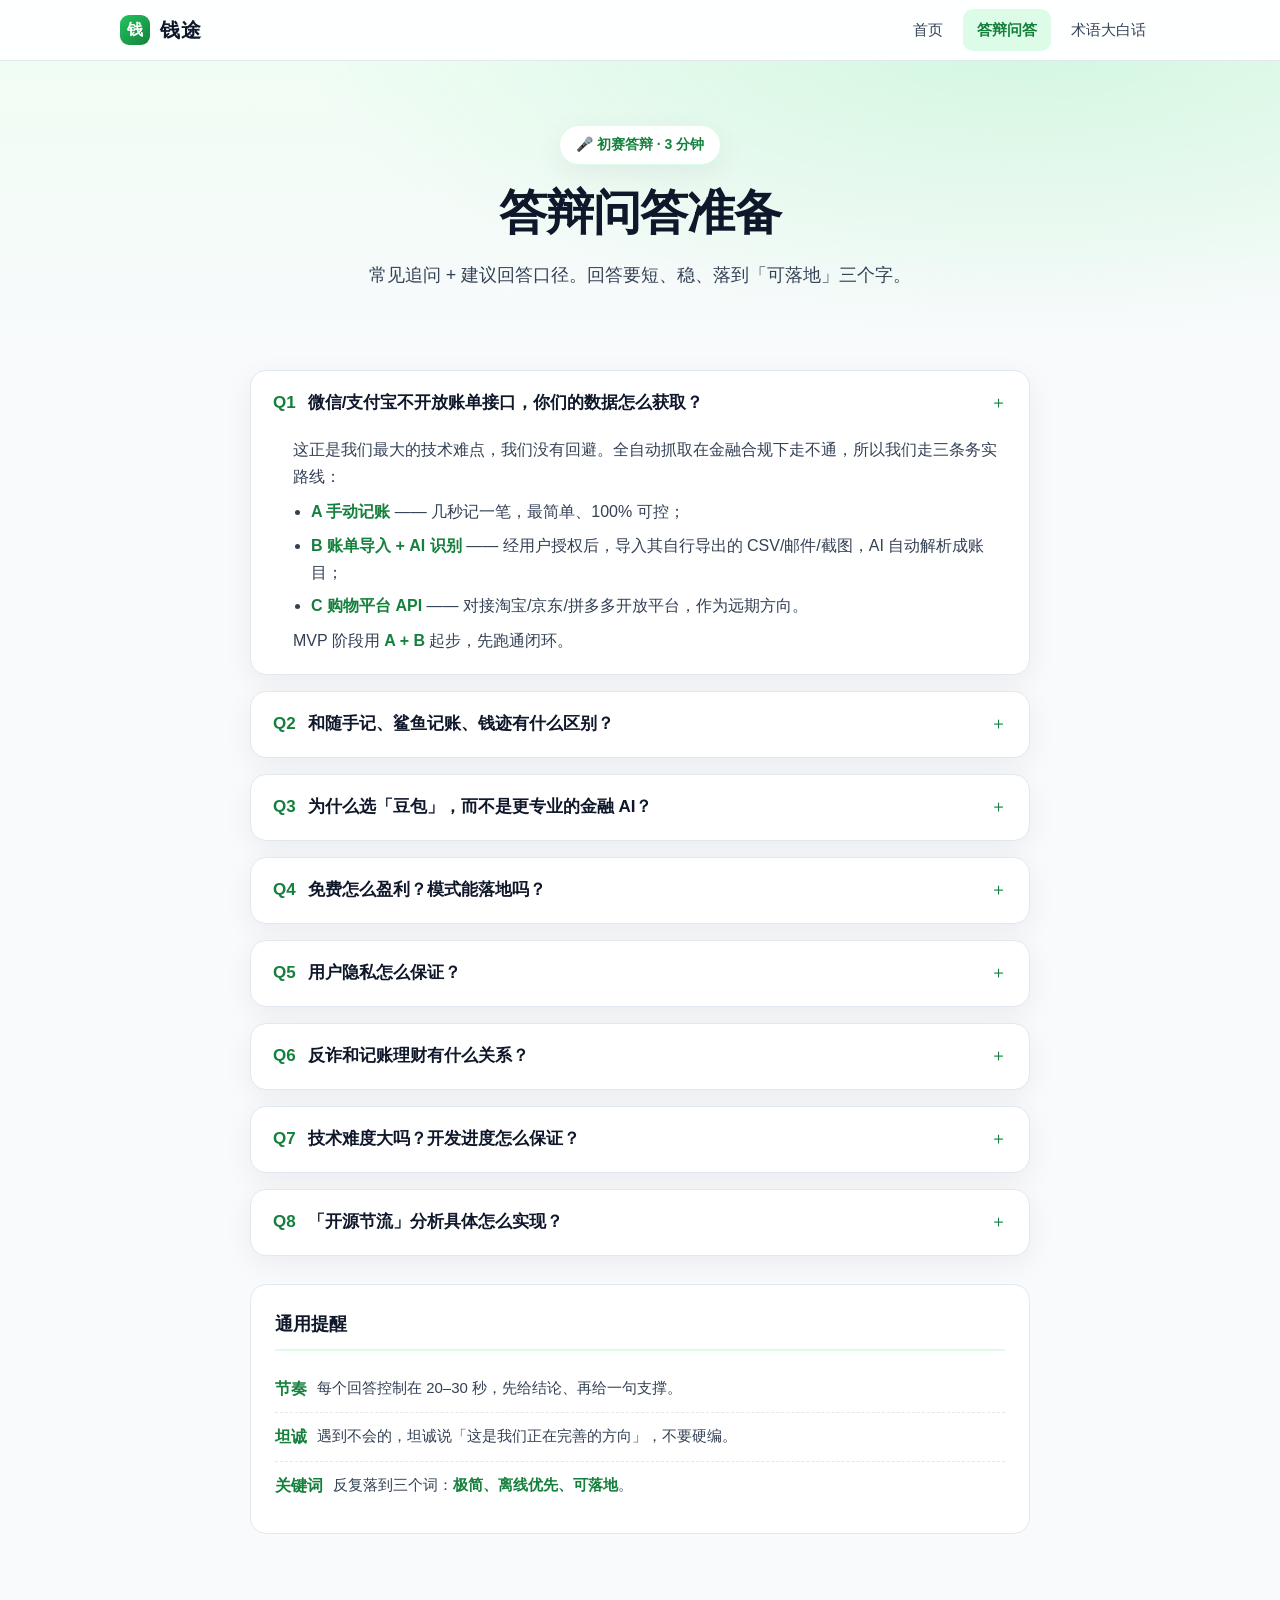
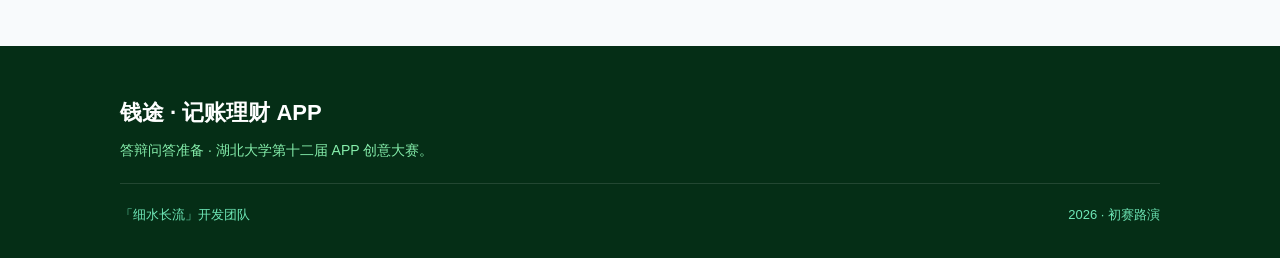
<file: qa.html>
<!DOCTYPE html>
<html lang="zh-CN">
<head>
  <meta charset="UTF-8" />
  <meta name="viewport" content="width=device-width, initial-scale=1.0" />
  <title>答辩问答 · 钱途记账理财 APP</title>
  <meta name="description" content="《钱途》初赛答辩问答准备：常见追问 + 建议回答口径，回答要短、稳、落到「可落地」。" />
  <link rel="stylesheet" href="assets/css/style.css" />
</head>
<body>

  <nav class="nav">
    <div class="nav-inner">
      <a class="brand" href="index.html"><span class="logo">钱</span><span>钱途</span></a>
      <div class="nav-links" id="navLinks">
        <a href="index.html">首页</a>
        <a href="qa.html">答辩问答</a>
        <a href="glossary.html">术语大白话</a>
      </div>
      <button class="nav-toggle" aria-label="菜单">☰</button>
    </div>
  </nav>

  <header class="hero" style="padding:64px 0 48px;">
    <div class="hero-inner">
      <span class="badge">🎤 初赛答辩 · 3 分钟</span>
      <h1 style="font-size:clamp(32px,6vw,48px);">答辩问答准备</h1>
      <p class="tagline">常见追问 + 建议回答口径。回答要短、稳、落到「可落地」三个字。</p>
    </div>
  </header>

  <section class="section" style="padding-top:32px;">
    <div class="container" style="max-width:820px;">

      <div class="qa-item reveal">
        <details open>
          <summary><span class="q">Q1</span> 微信/支付宝不开放账单接口，你们的数据怎么获取？</summary>
          <div class="qa-body">
            <p>这正是我们最大的技术难点，我们没有回避。全自动抓取在金融合规下走不通，所以我们走三条务实路线：</p>
            <ul>
              <li><b>A 手动记账</b> —— 几秒记一笔，最简单、100% 可控；</li>
              <li><b>B 账单导入 + AI 识别</b> —— 经用户授权后，导入其自行导出的 CSV/邮件/截图，AI 自动解析成账目；</li>
              <li><b>C 购物平台 API</b> —— 对接淘宝/京东/拼多多开放平台，作为远期方向。</li>
            </ul>
            <p style="margin-top:8px;">MVP 阶段用 <b>A + B</b> 起步，先跑通闭环。</p>
          </div>
        </details>
      </div>

      <div class="qa-item reveal">
        <details>
          <summary><span class="q">Q2</span> 和随手记、鲨鱼记账、钱迹有什么区别？</summary>
          <div class="qa-body">
            <p>它们普遍存在五个不足：功能臃肿、只记录不指导、依赖联网、数据割裂、缺乏公共安全属性。</p>
            <p>《钱途》用「<b>极简 + 离线优先 + 多渠道聚合 + AI 开源节流 + 安全护航</b>」做差异化——别人记流水账，我们做理财顾问；别人依赖联网，我们离线优先；别人只做工具，我们兼做公共服务。</p>
          </div>
        </details>
      </div>

      <div class="qa-item reveal">
        <details>
          <summary><span class="q">Q3</span> 为什么选「豆包」，而不是更专业的金融 AI？</summary>
          <div class="qa-body">
            <p>做减法。我们的用户是普罗大众，你问农村中老年人什么是「AI」，他可能不知道，但<b>豆包是国民级应用，家喻户晓</b>。选大众熟知的国民级 AI，能让「AI 记账分析」对普通用户没有认知门槛，用起来更亲切、更可信。</p>
          </div>
        </details>
      </div>

      <div class="qa-item reveal">
        <details>
          <summary><span class="q">Q4</span> 免费怎么盈利？模式能落地吗？</summary>
          <div class="qa-body">
            <p>分三步走——</p>
            <ul>
              <li><b>短期</b>：免费工具，专注打磨核心体验、积累口碑；</li>
              <li><b>中期</b>：会员订阅制（高级分析、家庭账本、无限 AI 建议、更多导入方式），这是主要收入来源；</li>
              <li><b>长期</b>：金融增值服务（与持牌机构合作的理财教育、优惠比价、信用管理）+ 企业合作（消费行为洞察）。</li>
            </ul>
          </div>
        </details>
      </div>

      <div class="qa-item reveal">
        <details>
          <summary><span class="q">Q5</span> 用户隐私怎么保证？</summary>
          <div class="qa-body">
            <p>坚持「<b>先授权、后读取</b>」——账单导入、订单对接等任何涉及读取记录的操作，都须用户明确授权后才进行；数据<b>本地加密存储</b>、可随时撤销授权，把隐私主动权交还给用户。</p>
          </div>
        </details>
      </div>

      <div class="qa-item reveal">
        <details>
          <summary><span class="q">Q6</span> 反诈和记账理财有什么关系？</summary>
          <div class="qa-body">
            <p>我们借鉴「国家反诈中心」等官方 APP 的成熟做法，定期推送反诈宣传与网络安全提示（识别陌生转账、防范电信诈骗、警惕钓鱼链接）。记账理财之外主动承担社会责任，也契合大赛<b>公共服务赛道</b>的定位。</p>
          </div>
        </details>
      </div>

      <div class="qa-item reveal">
        <details>
          <summary><span class="q">Q7</span> 技术难度大吗？开发进度怎么保证？</summary>
          <div class="qa-body">
            <p>技术栈都是成熟的——Flutter/uni-app + SQLite + 云数据库 + 豆包 API，风险低、文档丰富、成本可控。MVP 聚焦 <b>P0 六项 + 5 个主界面</b>，体量可控，适合 5 人小团队分模块协作，符合大赛「团队 ≤5 人」的要求。</p>
          </div>
        </details>
      </div>

      <div class="qa-item reveal">
        <details>
          <summary><span class="q">Q8</span> 「开源节流」分析具体怎么实现？</summary>
          <div class="qa-body">
            <p>不做复杂的金融建模，就是<b>双向诊断</b>——收入侧看「如何开源」、支出侧看「如何节流」，最后用「一句话 + 一条可执行建议」的形式输出，把冷冰冰的数字变成用户看得懂、能照着做的理财建议。</p>
          </div>
        </details>
      </div>

      <div class="panel reveal" style="margin-top:28px;">
        <h3>通用提醒</h3>
        <ul>
          <li><b>节奏</b><span>每个回答控制在 20–30 秒，先给结论、再给一句支撑。</span></li>
          <li><b>坦诚</b><span>遇到不会的，坦诚说「这是我们正在完善的方向」，不要硬编。</span></li>
          <li><b>关键词</b><span>反复落到三个词：<b>极简、离线优先、可落地</b>。</span></li>
        </ul>
      </div>

    </div>
  </section>

  <footer>
    <div class="footer-inner">
      <div class="f-brand">钱途 · 记账理财 APP</div>
      <p>答辩问答准备 · 湖北大学第十二届 APP 创意大赛。</p>
      <div class="f-meta"><span>「细水长流」开发团队</span><span>2026 · 初赛路演</span></div>
    </div>
  </footer>

  <button class="to-top" aria-label="回到顶部">↑</button>
  <script src="assets/js/main.js"></script>
</body>
</html>
</file>
<file: assets/css/style.css>
/* ============================================================
   钱途 · Qiantu — 记账理财 APP 开源项目官网
   小清新绿 · 极简布局
   ============================================================ */

:root {
  --green: #16a34a;
  --green-600: #15803d;
  --green-500: #22c55e;
  --green-400: #4ade80;
  --mint: #dcfce7;
  --mint-soft: #f0fdf4;
  --ink: #0f172a;
  --slate: #334155;
  --muted: #64748b;
  --line: #e2e8f0;
  --bg: #f8fafc;
  --card: #ffffff;
  --amber: #f59e0b;
  --radius: 16px;
  --shadow: 0 8px 30px rgba(15, 23, 42, .06);
  --shadow-lg: 0 20px 50px rgba(22, 163, 74, .12);
  --font: -apple-system, BlinkMacSystemFont, "Segoe UI", "PingFang SC",
          "Hiragino Sans GB", "Microsoft YaHei", sans-serif;
}

* { box-sizing: border-box; margin: 0; padding: 0; }

html { scroll-behavior: smooth; }

body {
  font-family: var(--font);
  color: var(--ink);
  background: var(--bg);
  line-height: 1.7;
  -webkit-font-smoothing: antialiased;
}

a { color: inherit; text-decoration: none; }
img { max-width: 100%; display: block; }

/* ---------- 顶部导航 ---------- */
.nav {
  position: sticky;
  top: 0;
  z-index: 50;
  background: rgba(255, 255, 255, .86);
  backdrop-filter: saturate(180%) blur(12px);
  border-bottom: 1px solid var(--line);
}
.nav-inner {
  max-width: 1080px;
  margin: 0 auto;
  padding: 0 20px;
  height: 60px;
  display: flex;
  align-items: center;
  justify-content: space-between;
}
.brand {
  display: flex;
  align-items: center;
  gap: 10px;
  font-weight: 700;
  font-size: 20px;
  letter-spacing: .5px;
}
.brand .logo {
  width: 30px; height: 30px;
  border-radius: 9px;
  background: linear-gradient(135deg, var(--green-500), var(--green-600));
  color: #fff;
  display: grid; place-items: center;
  font-size: 16px;
}
.nav-links { display: flex; align-items: center; gap: 6px; }
.nav-links a {
  padding: 8px 14px;
  border-radius: 10px;
  font-size: 15px;
  color: var(--slate);
  transition: .2s;
}
.nav-links a:hover { background: var(--mint-soft); color: var(--green-600); }
.nav-links a.active { background: var(--mint); color: var(--green-600); font-weight: 600; }
.nav-toggle {
  display: none;
  border: 0; background: transparent; font-size: 24px; cursor: pointer; color: var(--slate);
}

/* ---------- 通用容器 ---------- */
.container { max-width: 1080px; margin: 0 auto; padding: 0 20px; }
.section { padding: 72px 0; }
.section.alt { background: #fff; border-top: 1px solid var(--line); border-bottom: 1px solid var(--line); }
.section-head { max-width: 720px; margin: 0 auto 44px; text-align: center; }
.section-head .eyebrow {
  display: inline-block;
  padding: 5px 14px;
  border-radius: 999px;
  background: var(--mint);
  color: var(--green-600);
  font-size: 13px;
  font-weight: 600;
  letter-spacing: 1px;
  margin-bottom: 14px;
}
.section-head h2 { font-size: 30px; line-height: 1.3; margin-bottom: 10px; }
.section-head p { color: var(--muted); font-size: 16px; }

/* ---------- Hero ---------- */
.hero {
  position: relative;
  background:
    radial-gradient(1200px 500px at 80% -10%, rgba(74, 222, 128, .18), transparent 60%),
    linear-gradient(180deg, #f0fdf4 0%, #f8fafc 100%);
  padding: 96px 0 72px;
  overflow: hidden;
}
.hero-inner { max-width: 1080px; margin: 0 auto; padding: 0 20px; text-align: center; }
.hero .badge {
  display: inline-flex; align-items: center; gap: 8px;
  padding: 7px 16px; border-radius: 999px;
  background: #fff; border: 1px solid var(--mint);
  color: var(--green-600); font-size: 14px; font-weight: 600;
  margin-bottom: 22px;
  box-shadow: var(--shadow);
}
.hero h1 {
  font-size: clamp(40px, 7vw, 66px);
  font-weight: 800;
  letter-spacing: -1px;
  line-height: 1.1;
}
.hero h1 .qiantu {
  background: linear-gradient(120deg, var(--green-500), var(--green-600));
  -webkit-background-clip: text; background-clip: text;
  -webkit-text-fill-color: transparent; color: transparent;
}
.hero .tagline {
  margin: 20px auto 0;
  max-width: 640px;
  font-size: 18px;
  color: var(--slate);
}
.hero .pill-row {
  margin: 30px auto 0;
  display: flex; flex-wrap: wrap; gap: 10px; justify-content: center;
  max-width: 760px;
}
.hero .pill {
  padding: 9px 18px;
  border-radius: 999px;
  background: #fff;
  border: 1px solid var(--line);
  font-size: 14px; font-weight: 600;
  color: var(--slate);
  box-shadow: var(--shadow);
}
.hero .pill em { color: var(--green-600); font-style: normal; }
.hero .cta-row { margin-top: 38px; display: flex; gap: 14px; justify-content: center; flex-wrap: wrap; }
.btn {
  display: inline-flex; align-items: center; gap: 8px;
  padding: 13px 26px; border-radius: 12px;
  font-size: 16px; font-weight: 600; cursor: pointer;
  transition: .2s; border: 1px solid transparent;
}
.btn-primary {
  background: linear-gradient(120deg, var(--green-500), var(--green-600));
  color: #fff; box-shadow: var(--shadow-lg);
}
.btn-primary:hover { transform: translateY(-2px); }
.btn-ghost { background: #fff; border-color: var(--line); color: var(--slate); }
.btn-ghost:hover { border-color: var(--green-400); color: var(--green-600); }

/* ---------- 网格卡片 ---------- */
.grid { display: grid; gap: 20px; }
.grid-3 { grid-template-columns: repeat(3, 1fr); }
.grid-2 { grid-template-columns: repeat(2, 1fr); }
.card {
  background: var(--card);
  border: 1px solid var(--line);
  border-radius: var(--radius);
  padding: 26px;
  box-shadow: var(--shadow);
  transition: .2s;
}
.card:hover { transform: translateY(-3px); box-shadow: var(--shadow-lg); border-color: var(--mint); }
.card .num {
  display: inline-flex; align-items: center; justify-content: center;
  width: 40px; height: 40px; border-radius: 11px;
  background: var(--mint); color: var(--green-600);
  font-weight: 700; font-size: 18px; margin-bottom: 16px;
}
.card h3 { font-size: 19px; margin-bottom: 8px; }
.card p { color: var(--muted); font-size: 15px; }
.card .tag {
  display: inline-block; margin-top: 12px; padding: 3px 10px;
  background: var(--mint-soft); color: var(--green-600);
  border-radius: 999px; font-size: 12px; font-weight: 600;
}

/* ---------- 特色高亮带 ---------- */
.highlight-strip {
  display: grid; gap: 14px;
  grid-template-columns: repeat(4, 1fr);
}
.hl {
  text-align: center; padding: 22px 12px;
  background: var(--mint-soft); border-radius: 14px;
}
.hl .icon { font-size: 30px; margin-bottom: 8px; }
.hl h4 { font-size: 17px; margin-bottom: 4px; }
.hl p { font-size: 13px; color: var(--muted); }

/* ---------- 列表/两栏 ---------- */
.two-col { display: grid; grid-template-columns: 1fr 1fr; gap: 28px; align-items: start; }
.panel { background: #fff; border: 1px solid var(--line); border-radius: var(--radius); padding: 24px; }
.panel h3 { font-size: 18px; margin-bottom: 14px; padding-bottom: 10px; border-bottom: 2px solid var(--mint); }
.panel ul { list-style: none; }
.panel li { padding: 10px 0; border-bottom: 1px dashed var(--line); display: flex; gap: 10px; }
.panel li:last-child { border-bottom: 0; }
.panel li b { color: var(--green-600); flex-shrink: 0; }
.panel li span { color: var(--slate); font-size: 15px; }

/* ---------- 步骤 / 时间轴 ---------- */
.steps { display: grid; gap: 18px; }
.step {
  display: flex; gap: 16px; background: #fff;
  border: 1px solid var(--line); border-radius: var(--radius);
  padding: 22px; box-shadow: var(--shadow);
}
.step .step-num {
  flex-shrink: 0; width: 44px; height: 44px; border-radius: 12px;
  background: linear-gradient(135deg, var(--green-500), var(--green-600));
  color: #fff; font-weight: 700; display: grid; place-items: center; font-size: 18px;
}
.step h4 { font-size: 17px; margin-bottom: 4px; }
.step p { color: var(--muted); font-size: 14px; }

/* ---------- 表格 ---------- */
.table-wrap { overflow-x: auto; background: #fff; border: 1px solid var(--line); border-radius: var(--radius); box-shadow: var(--shadow); }
table { width: 100%; border-collapse: collapse; font-size: 15px; }
thead th {
  background: var(--mint-soft); color: var(--green-600);
  text-align: left; padding: 14px 16px; font-weight: 600;
  white-space: nowrap;
}
tbody td { padding: 13px 16px; border-top: 1px solid var(--line); color: var(--slate); vertical-align: top; }
tbody tr:hover { background: var(--mint-soft); }

/* ---------- 问答 ---------- */
.qa-item { background: #fff; border: 1px solid var(--line); border-radius: var(--radius); margin-bottom: 16px; box-shadow: var(--shadow); overflow: hidden; }
.qa-item summary {
  list-style: none; cursor: pointer;
  padding: 18px 22px; font-weight: 700; font-size: 17px;
  display: flex; gap: 12px; align-items: flex-start;
}
.qa-item summary::-webkit-details-marker { display: none; }
.qa-item summary .q { color: var(--green-600); flex-shrink: 0; }
.qa-item summary::after {
  content: "＋"; margin-left: auto; flex-shrink: 0;
  color: var(--green-600); font-weight: 400; transition: .2s;
}
.qa-item[open] summary::after { content: "－"; }
.qa-item .qa-body { padding: 0 22px 20px 42px; color: var(--slate); }
.qa-item .qa-body ul { margin: 8px 0 0 18px; }
.qa-item .qa-body li { margin: 6px 0; }
.qa-item .qa-body b { color: var(--green-600); }

/* ---------- 术语卡 ---------- */
.term-block { background: #fff; border: 1px solid var(--line); border-radius: var(--radius); padding: 26px; margin-bottom: 24px; box-shadow: var(--shadow); }
.term-block h3 { font-size: 20px; margin-bottom: 16px; padding-bottom: 10px; border-bottom: 2px solid var(--mint); }
.term-row { padding: 12px 0; border-bottom: 1px dashed var(--line); }
.term-row:last-child { border-bottom: 0; }
.term-row .t { font-weight: 700; color: var(--green-600); }
.term-row .d { color: var(--slate); margin-top: 2px; font-size: 15px; }

/* ---------- 页脚 ---------- */
footer {
  background: #052e16; color: #d1fae5;
  padding: 48px 0 32px; margin-top: 40px;
}
.footer-inner { max-width: 1080px; margin: 0 auto; padding: 0 20px; }
footer .f-brand { font-size: 22px; font-weight: 800; margin-bottom: 8px; color: #fff; }
footer p { color: #86efac; font-size: 14px; max-width: 640px; }
footer .f-meta { margin-top: 20px; padding-top: 20px; border-top: 1px solid rgba(255,255,255,.12); font-size: 13px; color: #6ee7b7; display: flex; flex-wrap: wrap; gap: 14px; justify-content: space-between; }

/* ---------- 回到顶部 ---------- */
.to-top {
  position: fixed; right: 22px; bottom: 22px;
  width: 46px; height: 46px; border-radius: 14px;
  background: var(--green-600); color: #fff; border: 0;
  font-size: 20px; cursor: pointer; display: none;
  box-shadow: var(--shadow-lg);
}

/* ---------- 动效 ---------- */
.reveal { opacity: 0; transform: translateY(22px); transition: .6s ease; }
.reveal.show { opacity: 1; transform: none; }

/* ---------- 响应式 ---------- */
@media (max-width: 900px) {
  .grid-3, .grid-2, .highlight-strip, .two-col { grid-template-columns: 1fr; }
  .section { padding: 52px 0; }
  .section-head h2 { font-size: 25px; }
}
@media (max-width: 720px) {
  .nav-toggle { display: block; }
  .nav-links {
    display: none;
    position: absolute; top: 60px; left: 0; right: 0;
    background: #fff; border-bottom: 1px solid var(--line);
    flex-direction: column; padding: 10px 16px 16px;
  }
  .nav-links.open { display: flex; }
  .hero { padding: 64px 0 52px; }
  .hero h1 { font-size: 40px; }
  .to-top { display: block; }
}
</file>
<file: app/app.css>
/* 钱途 App · 小清新绿 · 移动优先 */
:root {
  --green: #16a34a;
  --green-600: #15803d;
  --green-500: #22c55e;
  --mint: #dcfce7;
  --mint-soft: #f0fdf4;
  --ink: #0f172a;
  --slate: #334155;
  --muted: #64748b;
  --line: #e2e8f0;
  --bg: #f8fafc;
  --card: #fff;
  --up: #16a34a;
  --down: #ef4444;
}

* { box-sizing: border-box; margin: 0; padding: 0; -webkit-tap-highlight-color: transparent; }
body {
  font-family: -apple-system, BlinkMacSystemFont, "Segoe UI", "PingFang SC", "Microsoft YaHei", sans-serif;
  background: var(--bg);
  color: var(--ink);
  max-width: 480px;
  margin: 0 auto;
  min-height: 100vh;
  position: relative;
  padding-bottom: 78px;
}
.hidden { display: none !important; }
button { font-family: inherit; cursor: pointer; border: 0; background: none; }

/* 顶部 */
.app-header {
  position: sticky; top: 0; z-index: 20;
  background: linear-gradient(135deg, var(--green-500), var(--green-600));
  color: #fff; padding: 16px 20px 14px;
}
.app-title { font-size: 20px; font-weight: 700; }
.app-sub { font-size: 12px; opacity: .85; margin-top: 2px; }

/* 主区 */
.app-main { padding: 16px 16px 20px; }
.tab-view { display: none; animation: fade .2s; }
.tab-view.active { display: block; }
@keyframes fade { from { opacity: 0; transform: translateY(6px); } to { opacity: 1; } }

/* 首页 */
.balance-card {
  background: linear-gradient(135deg, #16a34a, #0f766e);
  color: #fff; border-radius: 18px; padding: 22px 20px; margin-bottom: 14px;
}
.balance-label { font-size: 13px; opacity: .85; }
.balance-amount { font-size: 34px; font-weight: 800; margin: 6px 0 16px; }
.balance-row { display: flex; justify-content: space-between; }
.balance-item { flex: 1; }
.balance-item span { display: block; font-size: 12px; opacity: .8; }
.balance-item b { font-size: 17px; }
.balance-item b.up { color: #bbf7d0; }
.balance-item b.down { color: #fecaca; }

.quick-add {
  background: #fff; border: 1px dashed var(--green-400);
  border-radius: 14px; padding: 14px; text-align: center;
  color: var(--green-600); font-weight: 600; margin-bottom: 18px; cursor: pointer;
}
.quick-add:active { background: var(--mint-soft); }

.list-head { font-size: 14px; font-weight: 700; color: var(--slate); margin-bottom: 8px; }
.tx-list { display: flex; flex-direction: column; gap: 8px; }
.tx-item {
  background: #fff; border-radius: 12px; padding: 12px 14px;
  display: flex; align-items: center; gap: 12px; box-shadow: 0 1px 4px rgba(0,0,0,.04);
}
.tx-icon { width: 40px; height: 40px; border-radius: 12px; background: var(--mint-soft); display: grid; place-items: center; font-size: 20px; flex-shrink: 0; }
.tx-info { flex: 1; min-width: 0; }
.tx-cat { font-size: 15px; font-weight: 600; }
.tx-meta { font-size: 12px; color: var(--muted); }
.tx-amount { font-weight: 700; font-size: 16px; }
.tx-amount.up { color: var(--up); }
.tx-amount.down { color: var(--down); }
.tx-del { color: #cbd5e1; font-size: 16px; padding: 4px; }
.empty-tip { text-align: center; color: var(--muted); font-size: 13px; padding: 24px 0; }

/* 图表 */
.chart-tabs { display: flex; gap: 8px; margin-bottom: 14px; }
.chart-tab { flex: 1; padding: 10px; border-radius: 12px; background: #fff; color: var(--muted); font-size: 14px; font-weight: 600; border: 1px solid var(--line); }
.chart-tab.active { background: var(--green-600); color: #fff; border-color: var(--green-600); }
.chart-box { background: #fff; border-radius: 16px; padding: 18px; box-shadow: 0 1px 6px rgba(0,0,0,.05); }
.chart-title { font-size: 14px; font-weight: 700; color: var(--slate); margin-bottom: 12px; }
#trendChart, #pieChart { width: 100%; }
#pieLegend { display: flex; flex-wrap: wrap; gap: 8px; margin-top: 10px; }
.legend-item { display: flex; align-items: center; gap: 5px; font-size: 12px; color: var(--muted); }
.legend-dot { width: 10px; height: 10px; border-radius: 3px; }

/* 记账 */
.type-switch { display: flex; background: #e9eef3; border-radius: 12px; padding: 4px; margin-bottom: 12px; }
.type-btn { flex: 1; padding: 10px; border-radius: 9px; font-size: 15px; font-weight: 600; color: var(--muted); }
.type-btn.active { background: #fff; box-shadow: 0 1px 4px rgba(0,0,0,.08); }
.type-btn.active[data-type="expense"] { color: var(--down); }
.type-btn.active[data-type="income"] { color: var(--up); }

.amount-display { text-align: center; font-size: 40px; font-weight: 800; padding: 12px 0; color: var(--ink); }
.amount-display span:first-child { font-size: 24px; color: var(--muted); margin-right: 4px; }

.keypad { display: grid; grid-template-columns: repeat(3, 1fr); gap: 10px; margin-bottom: 18px; }
.key { padding: 16px 0; font-size: 22px; font-weight: 600; background: #fff; border-radius: 12px; box-shadow: 0 1px 4px rgba(0,0,0,.06); color: var(--ink); }
.key:active { background: var(--mint-soft); }
.key-del { color: var(--down); }

.cat-label { font-size: 13px; color: var(--muted); margin-bottom: 8px; }
.cat-grid { display: grid; grid-template-columns: repeat(4, 1fr); gap: 8px; margin-bottom: 14px; }
.cat-item { padding: 10px 4px; border-radius: 10px; background: #fff; font-size: 12px; text-align: center; border: 1px solid var(--line); color: var(--slate); }
.cat-item.active { background: var(--mint); border-color: var(--green-500); color: var(--green-600); font-weight: 600; }

.note-row { margin-bottom: 14px; }
.note-row input { width: 100%; padding: 12px 14px; border: 1px solid var(--line); border-radius: 12px; font-size: 15px; outline: none; font-family: inherit; }
.note-row input:focus { border-color: var(--green-500); }

.save-btn { width: 100%; padding: 15px; border-radius: 14px; background: linear-gradient(135deg, var(--green-500), var(--green-600)); color: #fff; font-size: 17px; font-weight: 700; }
.save-btn:active { opacity: .9; }

/* 分析 */
.analysis-hero { background: linear-gradient(135deg, #16a34a, #0f766e); color: #fff; border-radius: 16px; padding: 20px; margin-bottom: 14px; }
.ah-title { font-size: 13px; opacity: .85; margin-bottom: 8px; }
.ah-sentence { font-size: 17px; font-weight: 600; line-height: 1.5; }

.advice-list { display: flex; flex-direction: column; gap: 10px; margin-bottom: 14px; }
.advice-item { background: #fff; border-radius: 14px; padding: 14px 16px; display: flex; gap: 10px; box-shadow: 0 1px 5px rgba(0,0,0,.05); }
.advice-icon { font-size: 20px; flex-shrink: 0; }
.advice-text { font-size: 14px; color: var(--slate); line-height: 1.6; }

.anti-fraud { background: #fffbeb; border: 1px solid #fde68a; border-radius: 14px; padding: 14px 16px; }
.af-title { font-size: 14px; font-weight: 700; color: #b45309; margin-bottom: 6px; }
.af-text { font-size: 13px; color: #92400e; line-height: 1.6; }

/* 我的 */
.me-card { background: #fff; border-radius: 16px; padding: 18px; display: flex; align-items: center; gap: 14px; margin-bottom: 14px; }
.me-avatar { width: 52px; height: 52px; border-radius: 16px; background: linear-gradient(135deg, var(--green-500), var(--green-600)); color: #fff; display: grid; place-items: center; font-size: 24px; font-weight: 700; }
.me-name { font-size: 17px; font-weight: 700; }
.me-desc { font-size: 12px; color: var(--muted); margin-top: 2px; }
.me-list { background: #fff; border-radius: 16px; overflow: hidden; margin-bottom: 14px; }
.me-item { display: flex; justify-content: space-between; align-items: center; padding: 15px 16px; border-bottom: 1px solid var(--line); font-size: 15px; }
.me-item:last-child { border-bottom: 0; }
.me-item b { color: var(--muted); font-weight: 500; }
.me-item.danger span { color: var(--down); }
.me-footer { text-align: center; color: #94a3b8; font-size: 12px; padding: 8px 0; }

/* 底部导航 */
.tabbar {
  position: fixed; bottom: 0; left: 50%; transform: translateX(-50%);
  width: 100%; max-width: 480px;
  background: #fff; border-top: 1px solid var(--line);
  display: flex; padding: 6px 0 calc(6px + env(safe-area-inset-bottom));
  z-index: 30;
}
.tab { flex: 1; display: flex; flex-direction: column; align-items: center; gap: 2px; font-size: 11px; color: var(--muted); padding: 6px 0; }
.tab span { font-size: 20px; }
.tab.active { color: var(--green-600); font-weight: 600; }
.add-tab { justify-content: center; }
.add-tab span {
  width: 44px; height: 44px; border-radius: 50%;
  background: linear-gradient(135deg, var(--green-500), var(--green-600));
  color: #fff; display: grid; place-items: center; font-size: 24px;
  margin-top: -14px; box-shadow: 0 4px 12px rgba(22,163,74,.35);
}

/* 新手引导 */
.onboarding { position: fixed; inset: 0; background: rgba(15,23,42,.55); z-index: 100; display: grid; place-items: center; padding: 24px; }
.ob-card { background: #fff; border-radius: 20px; padding: 28px 24px; max-width: 340px; width: 100%; text-align: center; }
.ob-icon { font-size: 44px; margin-bottom: 10px; }
.ob-card h2 { font-size: 22px; margin-bottom: 8px; }
.ob-card p { color: var(--muted); font-size: 14px; margin-bottom: 16px; }
.ob-list { list-style: none; text-align: left; margin-bottom: 20px; }
.ob-list li { padding: 8px 0; font-size: 14px; color: var(--slate); border-bottom: 1px dashed var(--line); }
.ob-list li:last-child { border-bottom: 0; }
#obStart { width: 100%; padding: 14px; border-radius: 14px; background: linear-gradient(135deg, var(--green-500), var(--green-600)); color: #fff; font-size: 16px; font-weight: 700; }

/* 弹窗 */
.modal { position: fixed; inset: 0; background: rgba(15,23,42,.5); z-index: 100; display: grid; place-items: center; padding: 24px; }
.modal-card { background: #fff; border-radius: 18px; padding: 22px; max-width: 320px; width: 100%; }
.modal-title { font-size: 17px; font-weight: 700; margin-bottom: 14px; }
.modal-card input { width: 100%; padding: 12px 14px; border: 1px solid var(--line); border-radius: 12px; font-size: 16px; outline: none; margin-bottom: 16px; font-family: inherit; }
.modal-btns { display: flex; gap: 10px; }
.modal-btns button { flex: 1; padding: 12px; border-radius: 12px; font-size: 15px; font-weight: 600; }
.btn-primary { background: linear-gradient(135deg, var(--green-500), var(--green-600)); color: #fff; border: 0; }
.btn-ghost { background: #fff; color: var(--slate); border: 1px solid var(--line); }
</file>
